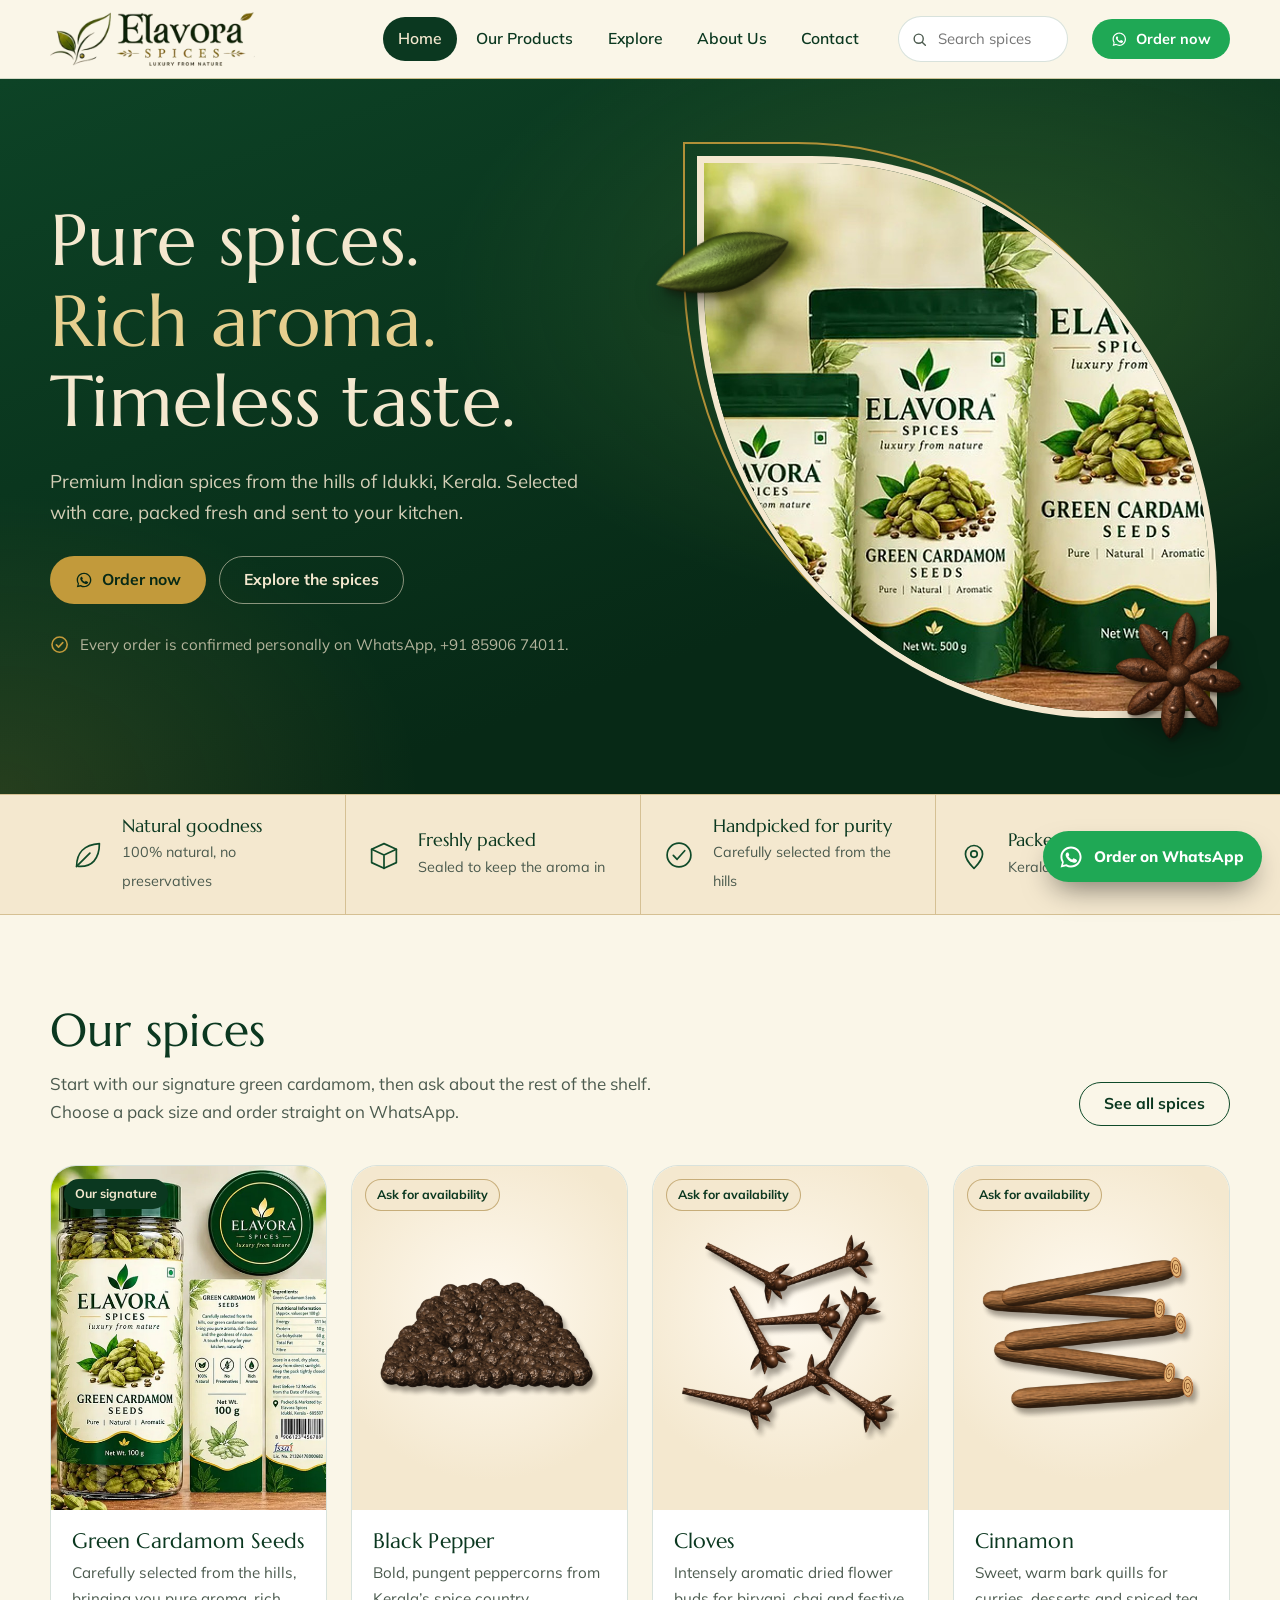
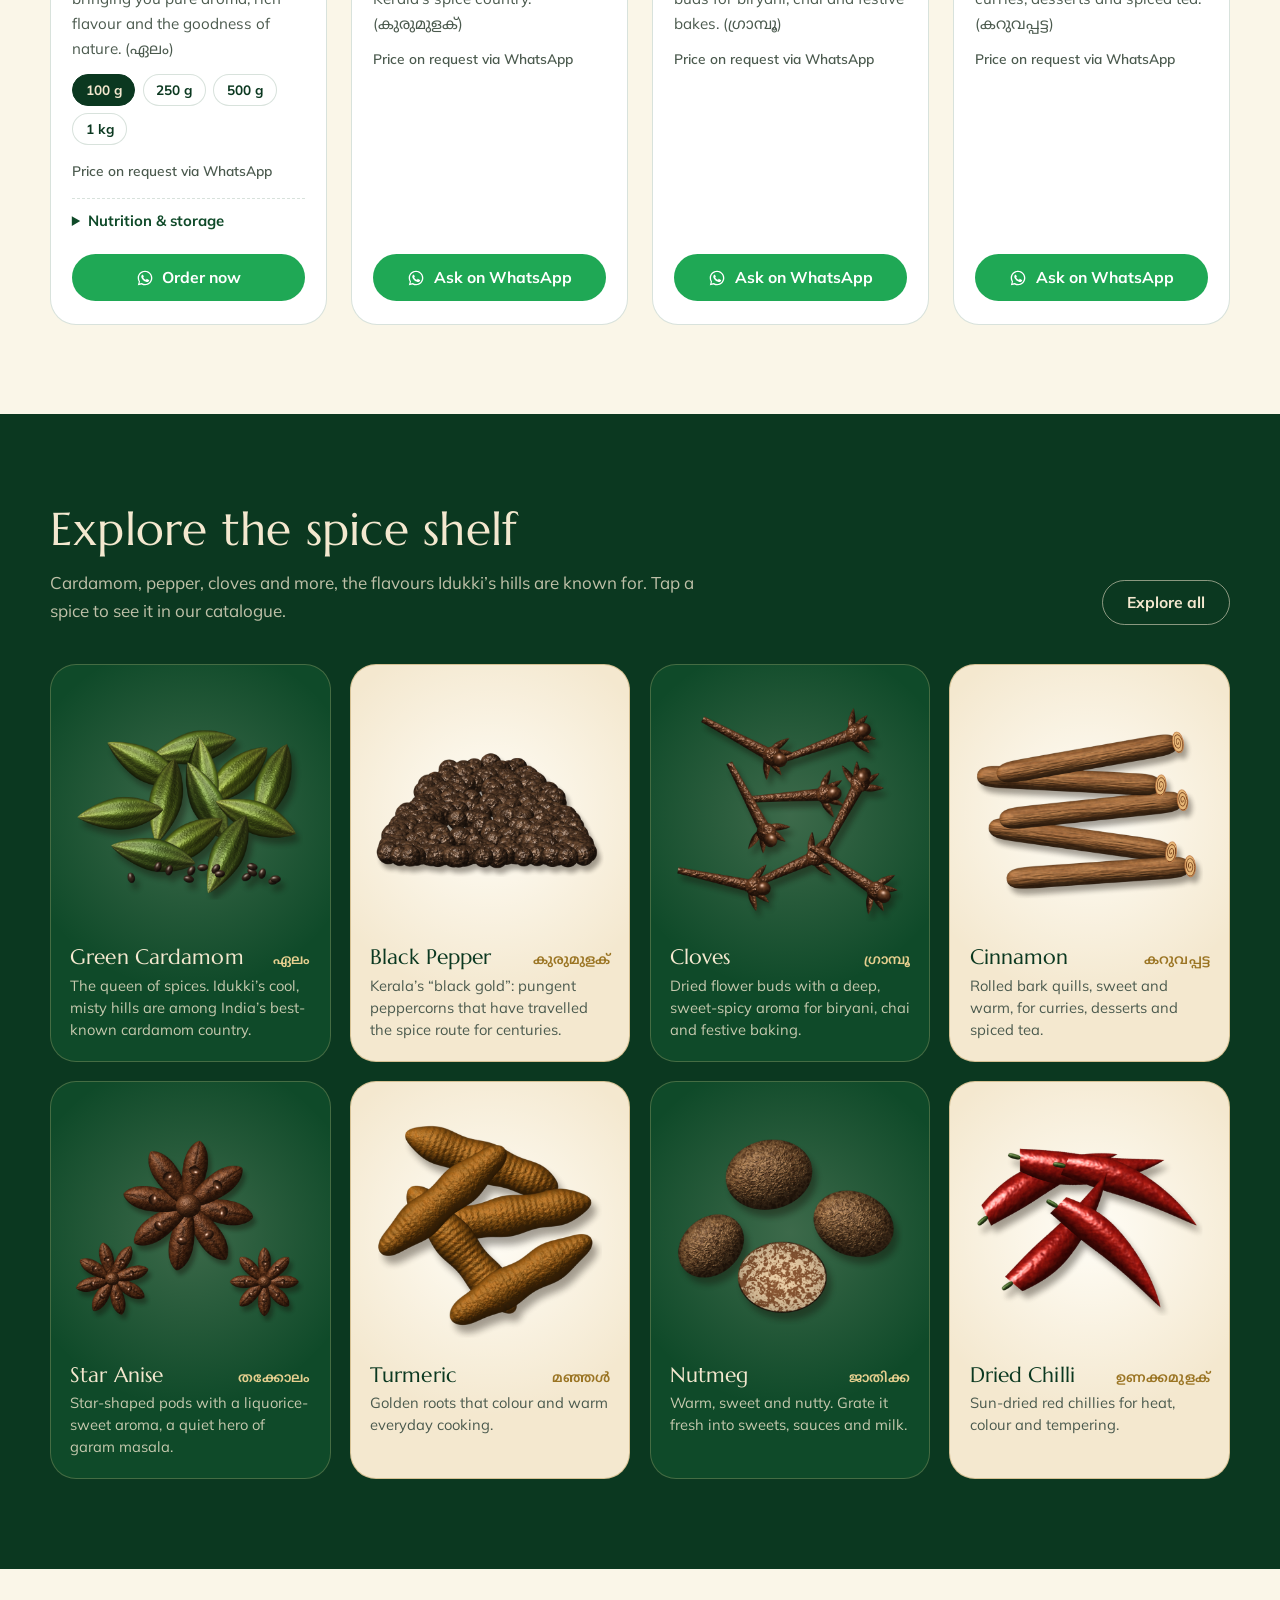
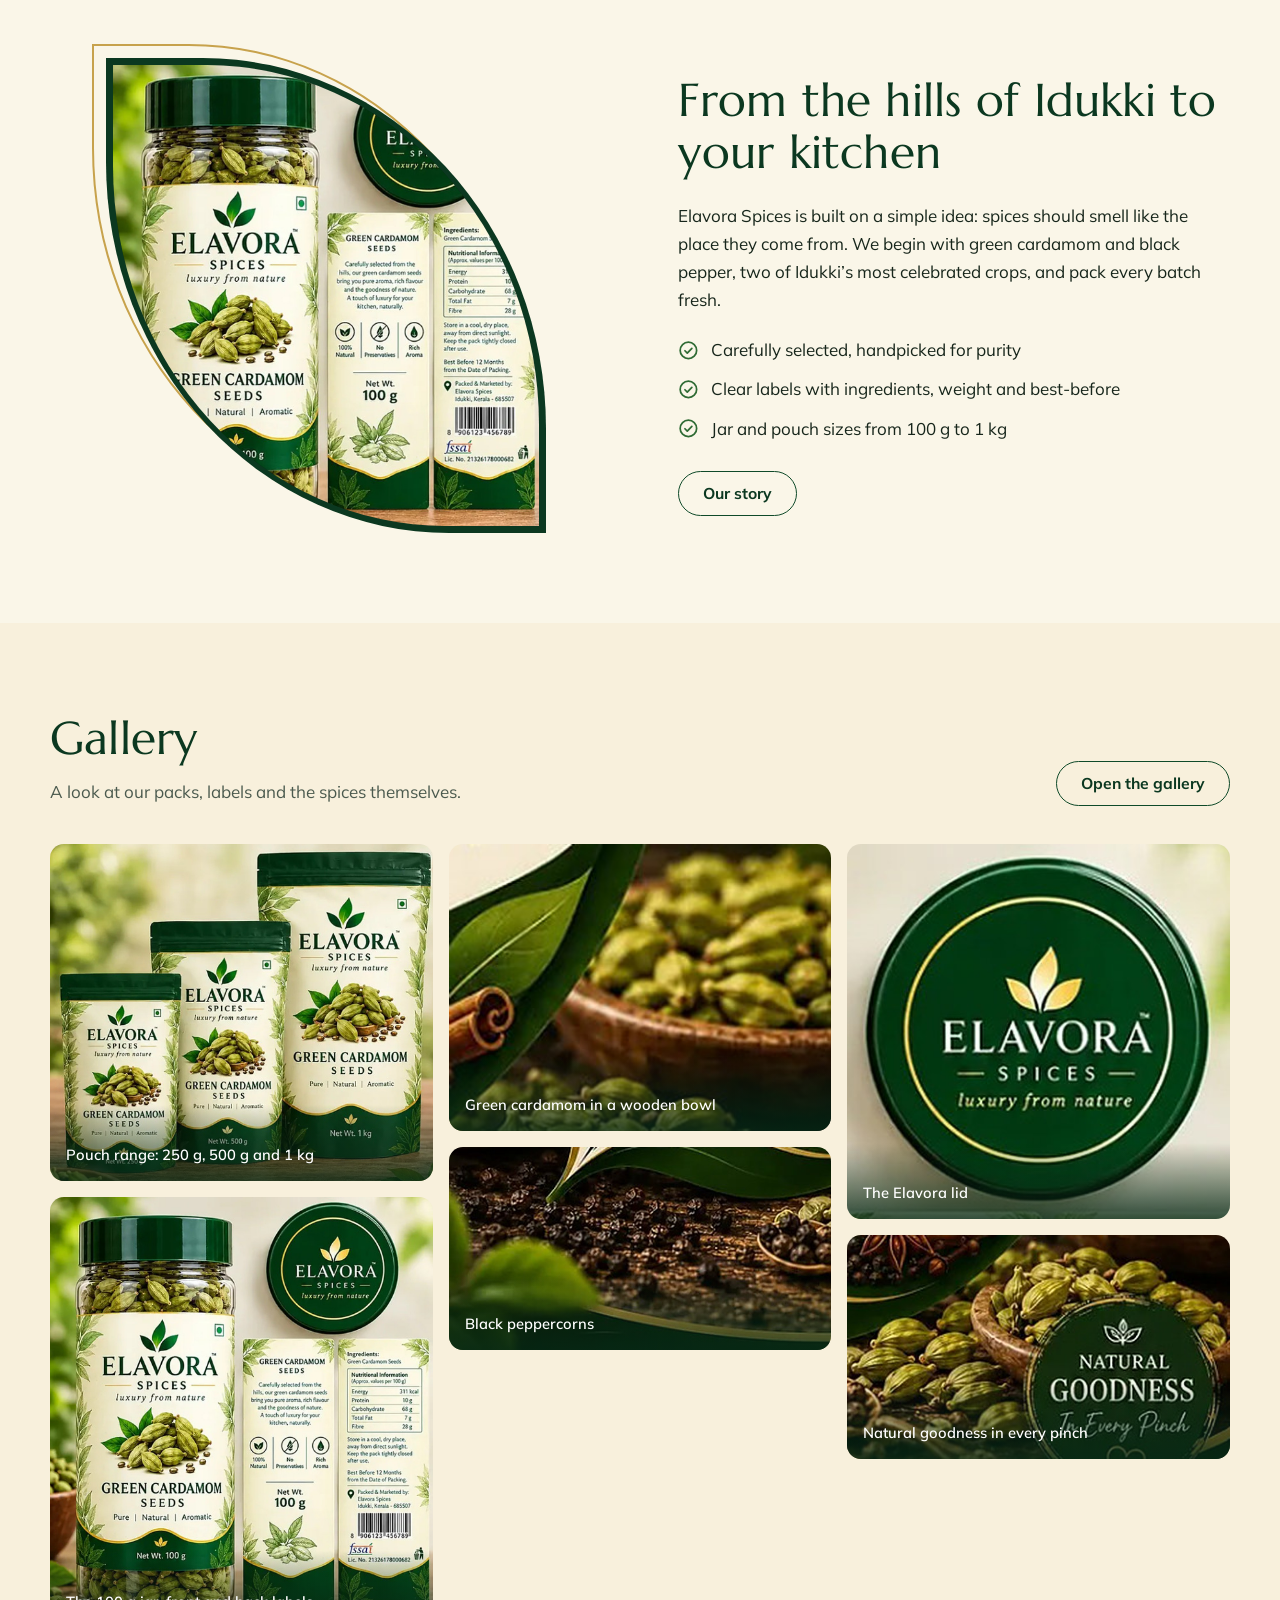
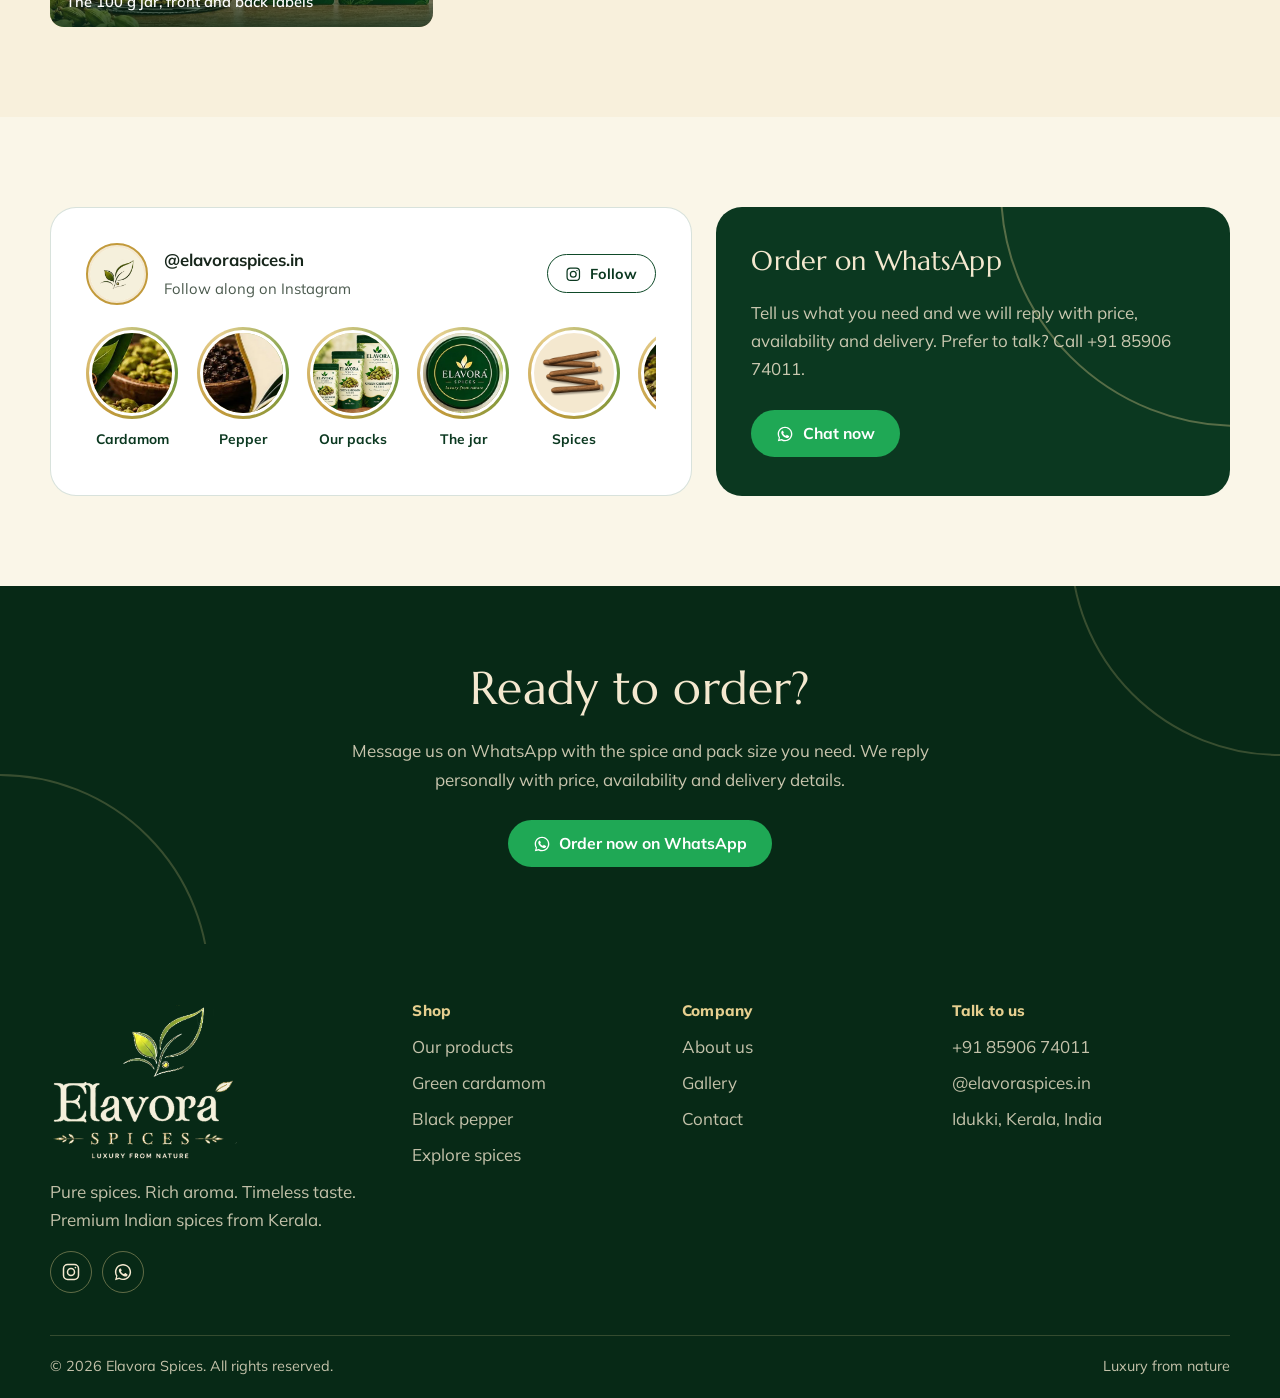
<file: index.html>
<!doctype html>
<html lang="en">
<head>
<meta charset="utf-8">
<meta name="viewport" content="width=device-width, initial-scale=1">
<title>Elavora Spices | Luxury from nature, premium Indian spices from Kerala</title>
<meta name="description" content="Elavora Spices: pure green cardamom, black pepper and more from the hills of Idukki, Kerala. Order on WhatsApp.">
<meta name="theme-color" content="#0b3820">
<meta property="og:type" content="website">
<meta property="og:title" content="Elavora Spices | Luxury from nature, premium Indian spices from Kerala">
<meta property="og:description" content="Elavora Spices: pure green cardamom, black pepper and more from the hills of Idukki, Kerala. Order on WhatsApp.">
<meta property="og:image" content="elavora-icon-512.png">
<link rel="icon" type="image/png" sizes="64x64" href="favicon-64.png">
<link rel="apple-touch-icon" href="apple-touch-icon.png">
<link rel="preconnect" href="https://fonts.googleapis.com">
<link rel="preconnect" href="https://fonts.gstatic.com" crossorigin>
<link href="https://fonts.googleapis.com/css2?family=Marcellus&family=Mulish:wght@400;600;700;800&family=Noto+Sans+Malayalam:wght@400;600&display=swap" rel="stylesheet">
<link rel="stylesheet" href="style.css">
<script type="application/ld+json">{"@context":"https://schema.org","@type":"Organization","name":"Elavora Spices","slogan":"Luxury from nature","telephone":"+918590674011","sameAs":["https://www.instagram.com/elavoraspices.in/"],"address":{"@type":"PostalAddress","addressLocality":"Idukki","addressRegion":"Kerala","addressCountry":"IN"}}</script>
</head>
<body data-page="home">
<a class="skip-link" href="#main">Skip to content</a>
<header class="site-header">
  <div class="wrap header-row">
    <a class="brand" href="index.html" aria-label="Elavora Spices, home"><img src="elavora-logo-horizontal.png" alt="Elavora Spices, luxury from nature" width="204" height="54"></a>
    <nav class="nav" id="site-nav" aria-label="Main">
      <ul>
        <li><a href="index.html" aria-current="page">Home</a></li><li><a href="products.html">Our Products</a></li><li><a href="explore.html">Explore</a></li><li><a href="about.html">About Us</a></li><li><a href="contact.html">Contact</a></li>
        <li class="mobile-search"><form action="products.html" method="get" role="search"><label class="sr-only" for="m-q">Search spices</label><input id="m-q" type="search" name="q" placeholder="Search spices"></form></li>
        <li class="nav-order"><a class="btn btn-wa" data-wa="Hello Elavora Spices! I'd like to place an order." href="https://wa.me/918590674011?text=Hello%20Elavora%20Spices!%20I'd%20like%20to%20place%20an%20order."><svg viewBox="0 0 32 32" fill="currentColor" aria-hidden="true"><path d="M16 3C8.8 3 3 8.7 3 15.8c0 2.5.7 4.8 2 6.8L3.2 29l6.6-1.7a13 13 0 0 0 6.2 1.6c7.2 0 13-5.8 13-12.9S23.2 3 16 3Zm0 23.6c-2 0-3.9-.6-5.5-1.6l-.4-.2-3.9 1 1-3.8-.3-.4A10.6 10.6 0 0 1 5.4 15.8C5.4 9.9 10.1 5.4 16 5.4s10.6 4.5 10.6 10.4S21.9 26.6 16 26.6Z"/><path d="M21.6 18.6c-.3-.2-1.8-.9-2.1-1s-.5-.2-.7.2-.8 1-1 1.2-.4.2-.7.1a8.6 8.6 0 0 1-4.2-3.7c-.3-.6.3-.5.9-1.7.1-.2 0-.4 0-.5l-1-2.3c-.3-.6-.5-.5-.7-.5h-.6c-.2 0-.6.1-.9.4s-1.2 1.2-1.2 2.8 1.2 3.3 1.4 3.5 2.4 3.7 5.9 5.2c2.2.9 3 1 4.1.8.7-.1 2-.8 2.3-1.6s.3-1.4.2-1.6-.3-.2-.6-.4Z"/></svg>Order now</a></li>
      </ul>
    </nav>
    <form class="header-search" action="products.html" method="get" role="search">
      <svg viewBox="0 0 24 24" fill="none" stroke="currentColor" stroke-width="2" stroke-linecap="round" aria-hidden="true"><circle cx="11" cy="11" r="6.5"/><path d="m16 16 4.5 4.5"/></svg><label class="sr-only" for="h-q">Search spices</label>
      <input id="h-q" type="search" name="q" placeholder="Search spices">
    </form>
    <a class="btn btn-wa btn-sm header-order" data-wa="Hello Elavora Spices! I'd like to place an order." href="https://wa.me/918590674011?text=Hello%20Elavora%20Spices!%20I'd%20like%20to%20place%20an%20order."><svg viewBox="0 0 32 32" fill="currentColor" aria-hidden="true"><path d="M16 3C8.8 3 3 8.7 3 15.8c0 2.5.7 4.8 2 6.8L3.2 29l6.6-1.7a13 13 0 0 0 6.2 1.6c7.2 0 13-5.8 13-12.9S23.2 3 16 3Zm0 23.6c-2 0-3.9-.6-5.5-1.6l-.4-.2-3.9 1 1-3.8-.3-.4A10.6 10.6 0 0 1 5.4 15.8C5.4 9.9 10.1 5.4 16 5.4s10.6 4.5 10.6 10.4S21.9 26.6 16 26.6Z"/><path d="M21.6 18.6c-.3-.2-1.8-.9-2.1-1s-.5-.2-.7.2-.8 1-1 1.2-.4.2-.7.1a8.6 8.6 0 0 1-4.2-3.7c-.3-.6.3-.5.9-1.7.1-.2 0-.4 0-.5l-1-2.3c-.3-.6-.5-.5-.7-.5h-.6c-.2 0-.6.1-.9.4s-1.2 1.2-1.2 2.8 1.2 3.3 1.4 3.5 2.4 3.7 5.9 5.2c2.2.9 3 1 4.1.8.7-.1 2-.8 2.3-1.6s.3-1.4.2-1.6-.3-.2-.6-.4Z"/></svg>Order now</a>
    <button class="menu-toggle" type="button" aria-expanded="false" aria-controls="site-nav" aria-label="Menu"><svg viewBox="0 0 24 24" fill="none" stroke="currentColor" stroke-width="2" stroke-linecap="round" aria-hidden="true"><path d="M4 7h16M4 12h16M4 17h16"/></svg></button>
  </div>
</header>
<main id="main">

<section class="hero">
  <div class="wrap hero-grid">
    <div>
      <h1><span data-rise="1">Pure spices.</span><span data-rise="2">Rich aroma.</span><span data-rise="3">Timeless taste.</span></h1>
      <p class="hero-lede" data-rise="3">Premium Indian spices from the hills of Idukki, Kerala. Selected with care, packed fresh and sent to your kitchen.</p>
      <div class="hero-actions" data-rise="4">
        <a class="btn btn-gold" data-wa="Hello Elavora Spices! I'd like to place an order." href="https://wa.me/918590674011?text=Hello%20Elavora%20Spices!%20I'd%20like%20to%20place%20an%20order." target="_blank" rel="noopener"><svg viewBox="0 0 32 32" fill="currentColor" aria-hidden="true"><path d="M16 3C8.8 3 3 8.7 3 15.8c0 2.5.7 4.8 2 6.8L3.2 29l6.6-1.7a13 13 0 0 0 6.2 1.6c7.2 0 13-5.8 13-12.9S23.2 3 16 3Zm0 23.6c-2 0-3.9-.6-5.5-1.6l-.4-.2-3.9 1 1-3.8-.3-.4A10.6 10.6 0 0 1 5.4 15.8C5.4 9.9 10.1 5.4 16 5.4s10.6 4.5 10.6 10.4S21.9 26.6 16 26.6Z"/><path d="M21.6 18.6c-.3-.2-1.8-.9-2.1-1s-.5-.2-.7.2-.8 1-1 1.2-.4.2-.7.1a8.6 8.6 0 0 1-4.2-3.7c-.3-.6.3-.5.9-1.7.1-.2 0-.4 0-.5l-1-2.3c-.3-.6-.5-.5-.7-.5h-.6c-.2 0-.6.1-.9.4s-1.2 1.2-1.2 2.8 1.2 3.3 1.4 3.5 2.4 3.7 5.9 5.2c2.2.9 3 1 4.1.8.7-.1 2-.8 2.3-1.6s.3-1.4.2-1.6-.3-.2-.6-.4Z"/></svg>Order now</a>
        <a class="btn btn-outline-light" href="explore.html">Explore the spices</a>
      </div>
      <p class="hero-note" data-rise="4"><svg viewBox="0 0 24 24" fill="none" stroke="currentColor" stroke-width="2" stroke-linecap="round" stroke-linejoin="round" aria-hidden="true"><circle cx="12" cy="12" r="9.5"/><path d="m8 12.4 2.7 2.7L16 9.6"/></svg><span>Every order is confirmed personally on WhatsApp, +91 85906 74011.</span></p>
    </div>
    <div class="leaf-frame">
      <div class="leaf-img"><img src="pouch-range.jpg" alt="Elavora green cardamom seeds in 250 g, 500 g and 1 kg pouches"></div>
      <img class="leaf-pod" src="deco-cardamom-pod.png" alt="">
      <img class="leaf-sprig" src="deco-star-anise.png" alt="">
    </div>
  </div>
</section>

<section class="values" aria-label="Why Elavora">
  <div class="wrap">
    <ul>
      <li><svg viewBox="0 0 40 40" fill="none" stroke="currentColor" stroke-width="1.8" stroke-linecap="round" stroke-linejoin="round" aria-hidden="true"><path d="M8 32C8 18 16 9 32 8c0 16-8 25-22 24"/><path d="M8 32 22 18"/></svg><div><strong>Natural goodness</strong><span>100% natural, no preservatives</span></div></li>
      <li><svg viewBox="0 0 40 40" fill="none" stroke="currentColor" stroke-width="1.8" stroke-linecap="round" stroke-linejoin="round" aria-hidden="true"><path d="M7 14 20 8l13 6v14l-13 6-13-6Z"/><path d="m7 14 13 6 13-6M20 20v14"/></svg><div><strong>Freshly packed</strong><span>Sealed to keep the aroma in</span></div></li>
      <li><svg viewBox="0 0 40 40" fill="none" stroke="currentColor" stroke-width="1.8" stroke-linecap="round" stroke-linejoin="round" aria-hidden="true"><circle cx="20" cy="20" r="12.5"/><path d="m14 20.5 4 4 8-9"/></svg><div><strong>Handpicked for purity</strong><span>Carefully selected from the hills</span></div></li>
      <li><svg viewBox="0 0 40 40" fill="none" stroke="currentColor" stroke-width="1.8" stroke-linecap="round" stroke-linejoin="round" aria-hidden="true"><path d="M20 34s-9-8.5-9-15a9 9 0 0 1 18 0c0 6.5-9 15-9 15Z"/><circle cx="20" cy="19" r="3.4"/></svg><div><strong>Packed in Idukki</strong><span>Kerala&rsquo;s spice country</span></div></li>
    </ul>
  </div>
</section>

<section class="section">
  <div class="wrap">
    <div class="section-head">
      <div><h2>Our spices</h2><p>Start with our signature green cardamom, then ask about the rest of the shelf. Choose a pack size and order straight on WhatsApp.</p></div>
      <a class="btn btn-outline" href="products.html">See all spices</a>
    </div>
    <div class="product-grid" id="featured-grid"></div>
    <noscript><p>Please turn on JavaScript to browse the catalogue, or <a href="https://wa.me/918590674011?text=Hello%20Elavora%20Spices!%20I'd%20like%20to%20place%20an%20order.">message us on WhatsApp</a>.</p></noscript>
  </div>
</section>

<section class="section section-dark">
  <div class="wrap">
    <div class="section-head">
      <div><h2>Explore the spice shelf</h2><p>Cardamom, pepper, cloves and more, the flavours Idukki&rsquo;s hills are known for. Tap a spice to see it in our catalogue.</p></div>
      <a class="btn btn-outline-light" href="explore.html">Explore all</a>
    </div>
    <div class="spice-grid" id="explore-grid"></div>
  </div>
</section>

<section class="section">
  <div class="wrap split">
    <div class="leaf-frame">
      <div class="leaf-img"><img src="jar-and-labels.jpg" alt="Elavora 100 g green cardamom jar with front and back labels" loading="lazy"></div>
    </div>
    <div>
      <h2>From the hills of Idukki to your kitchen</h2>
      <p>Elavora Spices is built on a simple idea: spices should smell like the place they come from. We begin with green cardamom and black pepper, two of Idukki&rsquo;s most celebrated crops, and pack every batch fresh.</p>
      <ul class="checklist">
        <li><svg viewBox="0 0 24 24" fill="none" stroke="currentColor" stroke-width="2" stroke-linecap="round" stroke-linejoin="round" aria-hidden="true"><circle cx="12" cy="12" r="9.5"/><path d="m8 12.4 2.7 2.7L16 9.6"/></svg><span>Carefully selected, handpicked for purity</span></li>
        <li><svg viewBox="0 0 24 24" fill="none" stroke="currentColor" stroke-width="2" stroke-linecap="round" stroke-linejoin="round" aria-hidden="true"><circle cx="12" cy="12" r="9.5"/><path d="m8 12.4 2.7 2.7L16 9.6"/></svg><span>Clear labels with ingredients, weight and best-before</span></li>
        <li><svg viewBox="0 0 24 24" fill="none" stroke="currentColor" stroke-width="2" stroke-linecap="round" stroke-linejoin="round" aria-hidden="true"><circle cx="12" cy="12" r="9.5"/><path d="m8 12.4 2.7 2.7L16 9.6"/></svg><span>Jar and pouch sizes from 100 g to 1 kg</span></li>
      </ul>
      <a class="btn btn-outline" href="about.html">Our story</a>
    </div>
  </div>
</section>

<section class="section section-cream">
  <div class="wrap">
    <div class="section-head">
      <div><h2>Gallery</h2><p>A look at our packs, labels and the spices themselves.</p></div>
      <a class="btn btn-outline" href="explore.html#gallery">Open the gallery</a>
    </div>
    <div class="gallery" id="gallery-preview"></div>
  </div>
</section>

<section class="section">
  <div class="wrap social-grid">
    <div class="panel panel-ig">
      <div class="ig-head">
        <img src="elavora-icon-192.png" alt="" width="62" height="62">
        <div><strong>@elavoraspices.in</strong><span>Follow along on Instagram</span></div>
        <a class="btn btn-outline btn-sm" href="https://www.instagram.com/elavoraspices.in/" target="_blank" rel="noopener"><svg viewBox="0 0 24 24" fill="none" stroke="currentColor" stroke-width="1.8" stroke-linecap="round" aria-hidden="true"><rect x="3" y="3" width="18" height="18" rx="5"/><circle cx="12" cy="12" r="4.2"/><circle cx="17.3" cy="6.7" r="1" fill="currentColor" stroke="none"/></svg>Follow</a>
      </div>
      <div class="highlights" id="highlights" aria-label="Instagram highlights"></div>
    </div>
    <div class="panel panel-wa">
      <h3>Order on WhatsApp</h3>
      <p>Tell us what you need and we will reply with price, availability and delivery. Prefer to talk? Call +91 85906 74011.</p>
      <div><a class="btn btn-wa" data-wa="Hello Elavora Spices! I'd like to place an order." href="https://wa.me/918590674011?text=Hello%20Elavora%20Spices!%20I'd%20like%20to%20place%20an%20order." target="_blank" rel="noopener"><svg viewBox="0 0 32 32" fill="currentColor" aria-hidden="true"><path d="M16 3C8.8 3 3 8.7 3 15.8c0 2.5.7 4.8 2 6.8L3.2 29l6.6-1.7a13 13 0 0 0 6.2 1.6c7.2 0 13-5.8 13-12.9S23.2 3 16 3Zm0 23.6c-2 0-3.9-.6-5.5-1.6l-.4-.2-3.9 1 1-3.8-.3-.4A10.6 10.6 0 0 1 5.4 15.8C5.4 9.9 10.1 5.4 16 5.4s10.6 4.5 10.6 10.4S21.9 26.6 16 26.6Z"/><path d="M21.6 18.6c-.3-.2-1.8-.9-2.1-1s-.5-.2-.7.2-.8 1-1 1.2-.4.2-.7.1a8.6 8.6 0 0 1-4.2-3.7c-.3-.6.3-.5.9-1.7.1-.2 0-.4 0-.5l-1-2.3c-.3-.6-.5-.5-.7-.5h-.6c-.2 0-.6.1-.9.4s-1.2 1.2-1.2 2.8 1.2 3.3 1.4 3.5 2.4 3.7 5.9 5.2c2.2.9 3 1 4.1.8.7-.1 2-.8 2.3-1.6s.3-1.4.2-1.6-.3-.2-.6-.4Z"/></svg>Chat now</a></div>
    </div>
  </div>
</section>
<section class="cta-band">
  <div class="wrap">
    <h2>Ready to order?</h2>
    <p>Message us on WhatsApp with the spice and pack size you need. We reply personally with price, availability and delivery details.</p>
    <a class="btn btn-wa" data-wa="Hello Elavora Spices! I'd like to place an order." href="https://wa.me/918590674011?text=Hello%20Elavora%20Spices!%20I'd%20like%20to%20place%20an%20order." target="_blank" rel="noopener"><svg viewBox="0 0 32 32" fill="currentColor" aria-hidden="true"><path d="M16 3C8.8 3 3 8.7 3 15.8c0 2.5.7 4.8 2 6.8L3.2 29l6.6-1.7a13 13 0 0 0 6.2 1.6c7.2 0 13-5.8 13-12.9S23.2 3 16 3Zm0 23.6c-2 0-3.9-.6-5.5-1.6l-.4-.2-3.9 1 1-3.8-.3-.4A10.6 10.6 0 0 1 5.4 15.8C5.4 9.9 10.1 5.4 16 5.4s10.6 4.5 10.6 10.4S21.9 26.6 16 26.6Z"/><path d="M21.6 18.6c-.3-.2-1.8-.9-2.1-1s-.5-.2-.7.2-.8 1-1 1.2-.4.2-.7.1a8.6 8.6 0 0 1-4.2-3.7c-.3-.6.3-.5.9-1.7.1-.2 0-.4 0-.5l-1-2.3c-.3-.6-.5-.5-.7-.5h-.6c-.2 0-.6.1-.9.4s-1.2 1.2-1.2 2.8 1.2 3.3 1.4 3.5 2.4 3.7 5.9 5.2c2.2.9 3 1 4.1.8.7-.1 2-.8 2.3-1.6s.3-1.4.2-1.6-.3-.2-.6-.4Z"/></svg>Order now on WhatsApp</a>
  </div>
</section>
</main>
<footer class="site-footer">
  <div class="wrap footer-grid">
    <div>
      <img src="elavora-logo-light.png" alt="Elavora Spices" width="190" height="160" loading="lazy">
      <p>Pure spices. Rich aroma. Timeless taste.<br>Premium Indian spices from Kerala.</p>
      <div class="footer-social">
        <a href="https://www.instagram.com/elavoraspices.in/" target="_blank" rel="noopener" aria-label="Elavora Spices on Instagram"><svg viewBox="0 0 24 24" fill="none" stroke="currentColor" stroke-width="1.8" stroke-linecap="round" aria-hidden="true"><rect x="3" y="3" width="18" height="18" rx="5"/><circle cx="12" cy="12" r="4.2"/><circle cx="17.3" cy="6.7" r="1" fill="currentColor" stroke="none"/></svg></a>
        <a data-wa="Hello Elavora Spices! I'd like to place an order." href="https://wa.me/918590674011?text=Hello%20Elavora%20Spices!%20I'd%20like%20to%20place%20an%20order." target="_blank" rel="noopener" aria-label="Chat with Elavora Spices on WhatsApp"><svg viewBox="0 0 32 32" fill="currentColor" aria-hidden="true"><path d="M16 3C8.8 3 3 8.7 3 15.8c0 2.5.7 4.8 2 6.8L3.2 29l6.6-1.7a13 13 0 0 0 6.2 1.6c7.2 0 13-5.8 13-12.9S23.2 3 16 3Zm0 23.6c-2 0-3.9-.6-5.5-1.6l-.4-.2-3.9 1 1-3.8-.3-.4A10.6 10.6 0 0 1 5.4 15.8C5.4 9.9 10.1 5.4 16 5.4s10.6 4.5 10.6 10.4S21.9 26.6 16 26.6Z"/><path d="M21.6 18.6c-.3-.2-1.8-.9-2.1-1s-.5-.2-.7.2-.8 1-1 1.2-.4.2-.7.1a8.6 8.6 0 0 1-4.2-3.7c-.3-.6.3-.5.9-1.7.1-.2 0-.4 0-.5l-1-2.3c-.3-.6-.5-.5-.7-.5h-.6c-.2 0-.6.1-.9.4s-1.2 1.2-1.2 2.8 1.2 3.3 1.4 3.5 2.4 3.7 5.9 5.2c2.2.9 3 1 4.1.8.7-.1 2-.8 2.3-1.6s.3-1.4.2-1.6-.3-.2-.6-.4Z"/></svg></a>
      </div>
    </div>
    <div>
      <h4>Shop</h4>
      <ul>
        <li><a href="products.html">Our products</a></li>
        <li><a href="products.html?q=cardamom">Green cardamom</a></li>
        <li><a href="products.html?q=pepper">Black pepper</a></li>
        <li><a href="explore.html">Explore spices</a></li>
      </ul>
    </div>
    <div>
      <h4>Company</h4>
      <ul>
        <li><a href="about.html">About us</a></li>
        <li><a href="explore.html#gallery">Gallery</a></li>
        <li><a href="contact.html">Contact</a></li>
      </ul>
    </div>
    <div>
      <h4>Talk to us</h4>
      <ul>
        <li><a href="tel:+918590674011">+91 85906 74011</a></li>
        <li><a href="https://www.instagram.com/elavoraspices.in/" target="_blank" rel="noopener">@elavoraspices.in</a></li>
        <li>Idukki, Kerala, India</li>
      </ul>
    </div>
  </div>
  <div class="wrap footer-bottom">
    <span>&copy; <span class="year">2026</span> Elavora Spices. All rights reserved.</span>
    <span>Luxury from nature</span>
  </div>
</footer>
<a class="wa-float" data-wa="Hello Elavora Spices! I'd like to place an order." href="https://wa.me/918590674011?text=Hello%20Elavora%20Spices!%20I'd%20like%20to%20place%20an%20order." target="_blank" rel="noopener" aria-label="Order on WhatsApp"><svg viewBox="0 0 32 32" fill="currentColor" aria-hidden="true"><path d="M16 3C8.8 3 3 8.7 3 15.8c0 2.5.7 4.8 2 6.8L3.2 29l6.6-1.7a13 13 0 0 0 6.2 1.6c7.2 0 13-5.8 13-12.9S23.2 3 16 3Zm0 23.6c-2 0-3.9-.6-5.5-1.6l-.4-.2-3.9 1 1-3.8-.3-.4A10.6 10.6 0 0 1 5.4 15.8C5.4 9.9 10.1 5.4 16 5.4s10.6 4.5 10.6 10.4S21.9 26.6 16 26.6Z"/><path d="M21.6 18.6c-.3-.2-1.8-.9-2.1-1s-.5-.2-.7.2-.8 1-1 1.2-.4.2-.7.1a8.6 8.6 0 0 1-4.2-3.7c-.3-.6.3-.5.9-1.7.1-.2 0-.4 0-.5l-1-2.3c-.3-.6-.5-.5-.7-.5h-.6c-.2 0-.6.1-.9.4s-1.2 1.2-1.2 2.8 1.2 3.3 1.4 3.5 2.4 3.7 5.9 5.2c2.2.9 3 1 4.1.8.7-.1 2-.8 2.3-1.6s.3-1.4.2-1.6-.3-.2-.6-.4Z"/></svg><span>Order on WhatsApp</span></a>
<script src="config.js"></script>
<script src="data.js"></script>
<script src="main.js"></script>
</body>
</html>
</file>
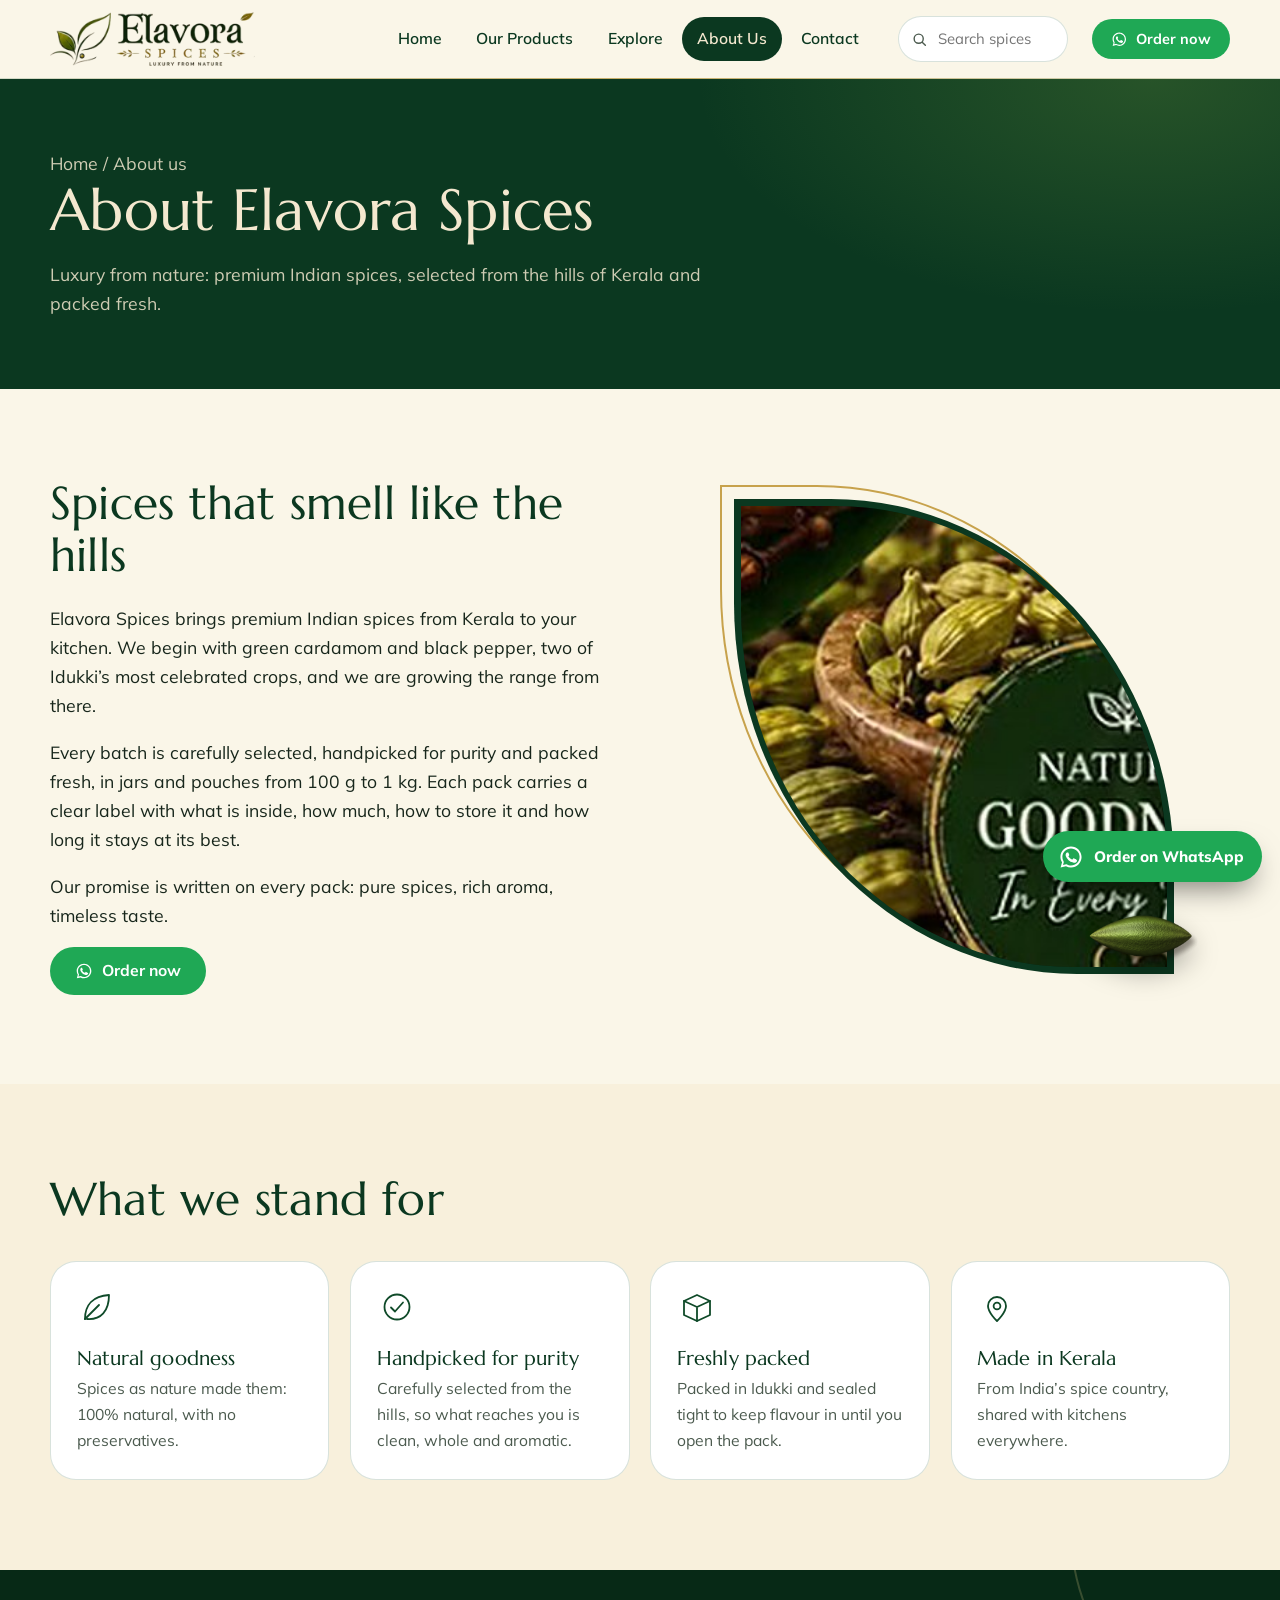
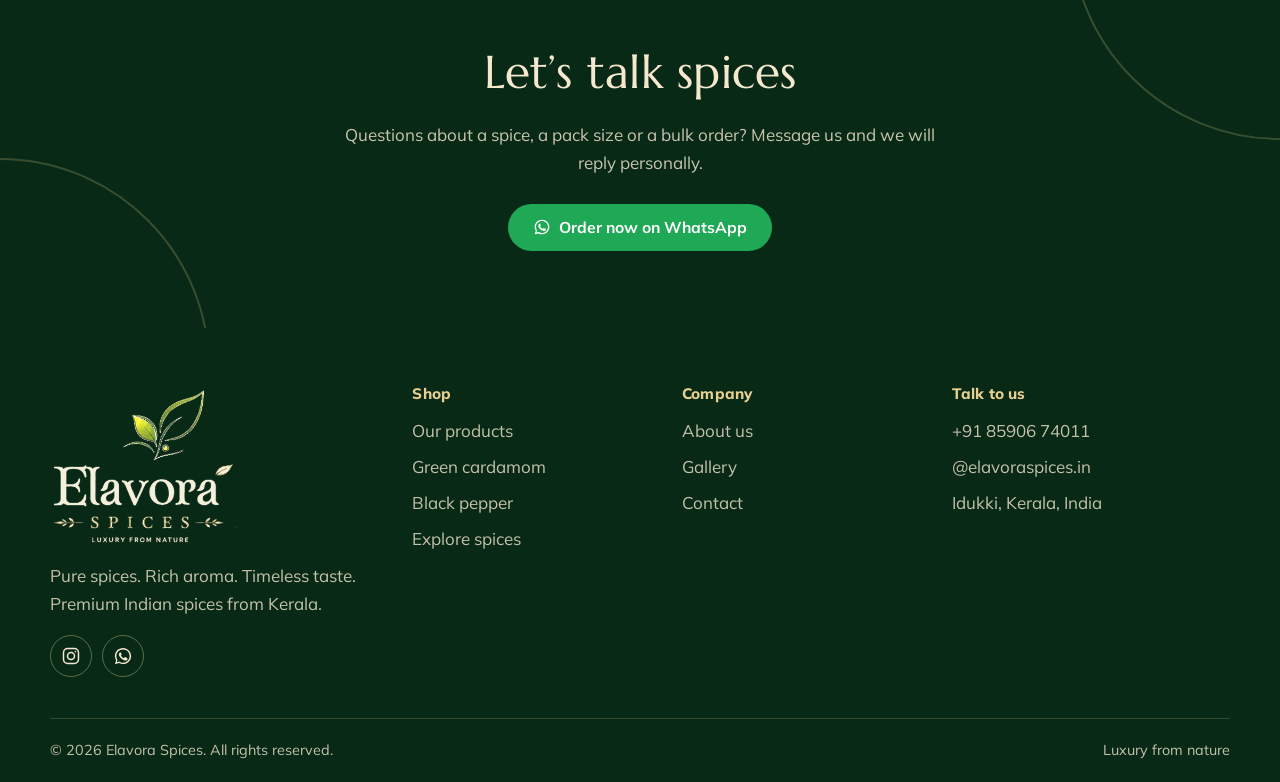
<file: about.html>
<!doctype html>
<html lang="en">
<head>
<meta charset="utf-8">
<meta name="viewport" content="width=device-width, initial-scale=1">
<title>About Us | Elavora Spices</title>
<meta name="description" content="Elavora Spices brings pure, premium spices from the hills of Idukki, Kerala. Pure spices. Rich aroma. Timeless taste.">
<meta name="theme-color" content="#0b3820">
<meta property="og:type" content="website">
<meta property="og:title" content="About Us | Elavora Spices">
<meta property="og:description" content="Elavora Spices brings pure, premium spices from the hills of Idukki, Kerala. Pure spices. Rich aroma. Timeless taste.">
<meta property="og:image" content="elavora-icon-512.png">
<link rel="icon" type="image/png" sizes="64x64" href="favicon-64.png">
<link rel="apple-touch-icon" href="apple-touch-icon.png">
<link rel="preconnect" href="https://fonts.googleapis.com">
<link rel="preconnect" href="https://fonts.gstatic.com" crossorigin>
<link href="https://fonts.googleapis.com/css2?family=Marcellus&family=Mulish:wght@400;600;700;800&family=Noto+Sans+Malayalam:wght@400;600&display=swap" rel="stylesheet">
<link rel="stylesheet" href="style.css">
</head>
<body data-page="about">
<a class="skip-link" href="#main">Skip to content</a>
<header class="site-header">
  <div class="wrap header-row">
    <a class="brand" href="index.html" aria-label="Elavora Spices, home"><img src="elavora-logo-horizontal.png" alt="Elavora Spices, luxury from nature" width="204" height="54"></a>
    <nav class="nav" id="site-nav" aria-label="Main">
      <ul>
        <li><a href="index.html">Home</a></li><li><a href="products.html">Our Products</a></li><li><a href="explore.html">Explore</a></li><li><a href="about.html" aria-current="page">About Us</a></li><li><a href="contact.html">Contact</a></li>
        <li class="mobile-search"><form action="products.html" method="get" role="search"><label class="sr-only" for="m-q">Search spices</label><input id="m-q" type="search" name="q" placeholder="Search spices"></form></li>
        <li class="nav-order"><a class="btn btn-wa" data-wa="Hello Elavora Spices! I'd like to place an order." href="https://wa.me/918590674011?text=Hello%20Elavora%20Spices!%20I'd%20like%20to%20place%20an%20order."><svg viewBox="0 0 32 32" fill="currentColor" aria-hidden="true"><path d="M16 3C8.8 3 3 8.7 3 15.8c0 2.5.7 4.8 2 6.8L3.2 29l6.6-1.7a13 13 0 0 0 6.2 1.6c7.2 0 13-5.8 13-12.9S23.2 3 16 3Zm0 23.6c-2 0-3.9-.6-5.5-1.6l-.4-.2-3.9 1 1-3.8-.3-.4A10.6 10.6 0 0 1 5.4 15.8C5.4 9.9 10.1 5.4 16 5.4s10.6 4.5 10.6 10.4S21.9 26.6 16 26.6Z"/><path d="M21.6 18.6c-.3-.2-1.8-.9-2.1-1s-.5-.2-.7.2-.8 1-1 1.2-.4.2-.7.1a8.6 8.6 0 0 1-4.2-3.7c-.3-.6.3-.5.9-1.7.1-.2 0-.4 0-.5l-1-2.3c-.3-.6-.5-.5-.7-.5h-.6c-.2 0-.6.1-.9.4s-1.2 1.2-1.2 2.8 1.2 3.3 1.4 3.5 2.4 3.7 5.9 5.2c2.2.9 3 1 4.1.8.7-.1 2-.8 2.3-1.6s.3-1.4.2-1.6-.3-.2-.6-.4Z"/></svg>Order now</a></li>
      </ul>
    </nav>
    <form class="header-search" action="products.html" method="get" role="search">
      <svg viewBox="0 0 24 24" fill="none" stroke="currentColor" stroke-width="2" stroke-linecap="round" aria-hidden="true"><circle cx="11" cy="11" r="6.5"/><path d="m16 16 4.5 4.5"/></svg><label class="sr-only" for="h-q">Search spices</label>
      <input id="h-q" type="search" name="q" placeholder="Search spices">
    </form>
    <a class="btn btn-wa btn-sm header-order" data-wa="Hello Elavora Spices! I'd like to place an order." href="https://wa.me/918590674011?text=Hello%20Elavora%20Spices!%20I'd%20like%20to%20place%20an%20order."><svg viewBox="0 0 32 32" fill="currentColor" aria-hidden="true"><path d="M16 3C8.8 3 3 8.7 3 15.8c0 2.5.7 4.8 2 6.8L3.2 29l6.6-1.7a13 13 0 0 0 6.2 1.6c7.2 0 13-5.8 13-12.9S23.2 3 16 3Zm0 23.6c-2 0-3.9-.6-5.5-1.6l-.4-.2-3.9 1 1-3.8-.3-.4A10.6 10.6 0 0 1 5.4 15.8C5.4 9.9 10.1 5.4 16 5.4s10.6 4.5 10.6 10.4S21.9 26.6 16 26.6Z"/><path d="M21.6 18.6c-.3-.2-1.8-.9-2.1-1s-.5-.2-.7.2-.8 1-1 1.2-.4.2-.7.1a8.6 8.6 0 0 1-4.2-3.7c-.3-.6.3-.5.9-1.7.1-.2 0-.4 0-.5l-1-2.3c-.3-.6-.5-.5-.7-.5h-.6c-.2 0-.6.1-.9.4s-1.2 1.2-1.2 2.8 1.2 3.3 1.4 3.5 2.4 3.7 5.9 5.2c2.2.9 3 1 4.1.8.7-.1 2-.8 2.3-1.6s.3-1.4.2-1.6-.3-.2-.6-.4Z"/></svg>Order now</a>
    <button class="menu-toggle" type="button" aria-expanded="false" aria-controls="site-nav" aria-label="Menu"><svg viewBox="0 0 24 24" fill="none" stroke="currentColor" stroke-width="2" stroke-linecap="round" aria-hidden="true"><path d="M4 7h16M4 12h16M4 17h16"/></svg></button>
  </div>
</header>
<main id="main">
<section class="page-hero">
  <div class="wrap">
    <p class="crumbs"><a href="index.html">Home</a> / About us</p>
    <h1>About Elavora Spices</h1>
    <p>Luxury from nature: premium Indian spices, selected from the hills of Kerala and packed fresh.</p>
  </div>
</section>

<section class="section">
  <div class="wrap split">
    <div class="story">
      <h2>Spices that smell like the hills</h2>
      <p>Elavora Spices brings premium Indian spices from Kerala to your kitchen. We begin with green cardamom and black pepper, two of Idukki&rsquo;s most celebrated crops, and we are growing the range from there.</p>
      <p>Every batch is carefully selected, handpicked for purity and packed fresh, in jars and pouches from 100 g to 1 kg. Each pack carries a clear label with what is inside, how much, how to store it and how long it stays at its best.</p>
      <p>Our promise is written on every pack: pure spices, rich aroma, timeless taste.</p>
      <a class="btn btn-wa" data-wa="Hello Elavora Spices! I'd like to place an order." href="https://wa.me/918590674011?text=Hello%20Elavora%20Spices!%20I'd%20like%20to%20place%20an%20order." target="_blank" rel="noopener"><svg viewBox="0 0 32 32" fill="currentColor" aria-hidden="true"><path d="M16 3C8.8 3 3 8.7 3 15.8c0 2.5.7 4.8 2 6.8L3.2 29l6.6-1.7a13 13 0 0 0 6.2 1.6c7.2 0 13-5.8 13-12.9S23.2 3 16 3Zm0 23.6c-2 0-3.9-.6-5.5-1.6l-.4-.2-3.9 1 1-3.8-.3-.4A10.6 10.6 0 0 1 5.4 15.8C5.4 9.9 10.1 5.4 16 5.4s10.6 4.5 10.6 10.4S21.9 26.6 16 26.6Z"/><path d="M21.6 18.6c-.3-.2-1.8-.9-2.1-1s-.5-.2-.7.2-.8 1-1 1.2-.4.2-.7.1a8.6 8.6 0 0 1-4.2-3.7c-.3-.6.3-.5.9-1.7.1-.2 0-.4 0-.5l-1-2.3c-.3-.6-.5-.5-.7-.5h-.6c-.2 0-.6.1-.9.4s-1.2 1.2-1.2 2.8 1.2 3.3 1.4 3.5 2.4 3.7 5.9 5.2c2.2.9 3 1 4.1.8.7-.1 2-.8 2.3-1.6s.3-1.4.2-1.6-.3-.2-.6-.4Z"/></svg>Order now</a>
    </div>
    <div class="leaf-frame">
      <div class="leaf-img"><img src="cardamom-pile.jpg" alt="Green cardamom pods in a wooden bowl" loading="lazy"></div>
      <img class="leaf-sprig" src="deco-cardamom-pod.png" alt="">
    </div>
  </div>
</section>
<section class="section section-cream">
  <div class="wrap">
    <h2>What we stand for</h2>
    <div class="pillars">
      <div class="pillar"><svg viewBox="0 0 40 40" fill="none" stroke="currentColor" stroke-width="1.8" stroke-linecap="round" stroke-linejoin="round" aria-hidden="true"><path d="M8 32C8 18 16 9 32 8c0 16-8 25-22 24"/><path d="M8 32 22 18"/></svg><h3>Natural goodness</h3><p>Spices as nature made them: 100% natural, with no preservatives.</p></div>
      <div class="pillar"><svg viewBox="0 0 40 40" fill="none" stroke="currentColor" stroke-width="1.8" stroke-linecap="round" stroke-linejoin="round" aria-hidden="true"><circle cx="20" cy="20" r="12.5"/><path d="m14 20.5 4 4 8-9"/></svg><h3>Handpicked for purity</h3><p>Carefully selected from the hills, so what reaches you is clean, whole and aromatic.</p></div>
      <div class="pillar"><svg viewBox="0 0 40 40" fill="none" stroke="currentColor" stroke-width="1.8" stroke-linecap="round" stroke-linejoin="round" aria-hidden="true"><path d="M7 14 20 8l13 6v14l-13 6-13-6Z"/><path d="m7 14 13 6 13-6M20 20v14"/></svg><h3>Freshly packed</h3><p>Packed in Idukki and sealed tight to keep flavour in until you open the pack.</p></div>
      <div class="pillar"><svg viewBox="0 0 40 40" fill="none" stroke="currentColor" stroke-width="1.8" stroke-linecap="round" stroke-linejoin="round" aria-hidden="true"><path d="M20 34s-9-8.5-9-15a9 9 0 0 1 18 0c0 6.5-9 15-9 15Z"/><circle cx="20" cy="19" r="3.4"/></svg><h3>Made in Kerala</h3><p>From India&rsquo;s spice country, shared with kitchens everywhere.</p></div>
    </div>
  </div>
</section>
<section class="cta-band">
  <div class="wrap">
    <h2>Let&rsquo;s talk spices</h2>
    <p>Questions about a spice, a pack size or a bulk order? Message us and we will reply personally.</p>
    <a class="btn btn-wa" data-wa="Hello Elavora Spices! I'd like to place an order." href="https://wa.me/918590674011?text=Hello%20Elavora%20Spices!%20I'd%20like%20to%20place%20an%20order." target="_blank" rel="noopener"><svg viewBox="0 0 32 32" fill="currentColor" aria-hidden="true"><path d="M16 3C8.8 3 3 8.7 3 15.8c0 2.5.7 4.8 2 6.8L3.2 29l6.6-1.7a13 13 0 0 0 6.2 1.6c7.2 0 13-5.8 13-12.9S23.2 3 16 3Zm0 23.6c-2 0-3.9-.6-5.5-1.6l-.4-.2-3.9 1 1-3.8-.3-.4A10.6 10.6 0 0 1 5.4 15.8C5.4 9.9 10.1 5.4 16 5.4s10.6 4.5 10.6 10.4S21.9 26.6 16 26.6Z"/><path d="M21.6 18.6c-.3-.2-1.8-.9-2.1-1s-.5-.2-.7.2-.8 1-1 1.2-.4.2-.7.1a8.6 8.6 0 0 1-4.2-3.7c-.3-.6.3-.5.9-1.7.1-.2 0-.4 0-.5l-1-2.3c-.3-.6-.5-.5-.7-.5h-.6c-.2 0-.6.1-.9.4s-1.2 1.2-1.2 2.8 1.2 3.3 1.4 3.5 2.4 3.7 5.9 5.2c2.2.9 3 1 4.1.8.7-.1 2-.8 2.3-1.6s.3-1.4.2-1.6-.3-.2-.6-.4Z"/></svg>Order now on WhatsApp</a>
  </div>
</section>
</main>
<footer class="site-footer">
  <div class="wrap footer-grid">
    <div>
      <img src="elavora-logo-light.png" alt="Elavora Spices" width="190" height="160" loading="lazy">
      <p>Pure spices. Rich aroma. Timeless taste.<br>Premium Indian spices from Kerala.</p>
      <div class="footer-social">
        <a href="https://www.instagram.com/elavoraspices.in/" target="_blank" rel="noopener" aria-label="Elavora Spices on Instagram"><svg viewBox="0 0 24 24" fill="none" stroke="currentColor" stroke-width="1.8" stroke-linecap="round" aria-hidden="true"><rect x="3" y="3" width="18" height="18" rx="5"/><circle cx="12" cy="12" r="4.2"/><circle cx="17.3" cy="6.7" r="1" fill="currentColor" stroke="none"/></svg></a>
        <a data-wa="Hello Elavora Spices! I'd like to place an order." href="https://wa.me/918590674011?text=Hello%20Elavora%20Spices!%20I'd%20like%20to%20place%20an%20order." target="_blank" rel="noopener" aria-label="Chat with Elavora Spices on WhatsApp"><svg viewBox="0 0 32 32" fill="currentColor" aria-hidden="true"><path d="M16 3C8.8 3 3 8.7 3 15.8c0 2.5.7 4.8 2 6.8L3.2 29l6.6-1.7a13 13 0 0 0 6.2 1.6c7.2 0 13-5.8 13-12.9S23.2 3 16 3Zm0 23.6c-2 0-3.9-.6-5.5-1.6l-.4-.2-3.9 1 1-3.8-.3-.4A10.6 10.6 0 0 1 5.4 15.8C5.4 9.9 10.1 5.4 16 5.4s10.6 4.5 10.6 10.4S21.9 26.6 16 26.6Z"/><path d="M21.6 18.6c-.3-.2-1.8-.9-2.1-1s-.5-.2-.7.2-.8 1-1 1.2-.4.2-.7.1a8.6 8.6 0 0 1-4.2-3.7c-.3-.6.3-.5.9-1.7.1-.2 0-.4 0-.5l-1-2.3c-.3-.6-.5-.5-.7-.5h-.6c-.2 0-.6.1-.9.4s-1.2 1.2-1.2 2.8 1.2 3.3 1.4 3.5 2.4 3.7 5.9 5.2c2.2.9 3 1 4.1.8.7-.1 2-.8 2.3-1.6s.3-1.4.2-1.6-.3-.2-.6-.4Z"/></svg></a>
      </div>
    </div>
    <div>
      <h4>Shop</h4>
      <ul>
        <li><a href="products.html">Our products</a></li>
        <li><a href="products.html?q=cardamom">Green cardamom</a></li>
        <li><a href="products.html?q=pepper">Black pepper</a></li>
        <li><a href="explore.html">Explore spices</a></li>
      </ul>
    </div>
    <div>
      <h4>Company</h4>
      <ul>
        <li><a href="about.html">About us</a></li>
        <li><a href="explore.html#gallery">Gallery</a></li>
        <li><a href="contact.html">Contact</a></li>
      </ul>
    </div>
    <div>
      <h4>Talk to us</h4>
      <ul>
        <li><a href="tel:+918590674011">+91 85906 74011</a></li>
        <li><a href="https://www.instagram.com/elavoraspices.in/" target="_blank" rel="noopener">@elavoraspices.in</a></li>
        <li>Idukki, Kerala, India</li>
      </ul>
    </div>
  </div>
  <div class="wrap footer-bottom">
    <span>&copy; <span class="year">2026</span> Elavora Spices. All rights reserved.</span>
    <span>Luxury from nature</span>
  </div>
</footer>
<a class="wa-float" data-wa="Hello Elavora Spices! I'd like to place an order." href="https://wa.me/918590674011?text=Hello%20Elavora%20Spices!%20I'd%20like%20to%20place%20an%20order." target="_blank" rel="noopener" aria-label="Order on WhatsApp"><svg viewBox="0 0 32 32" fill="currentColor" aria-hidden="true"><path d="M16 3C8.8 3 3 8.7 3 15.8c0 2.5.7 4.8 2 6.8L3.2 29l6.6-1.7a13 13 0 0 0 6.2 1.6c7.2 0 13-5.8 13-12.9S23.2 3 16 3Zm0 23.6c-2 0-3.9-.6-5.5-1.6l-.4-.2-3.9 1 1-3.8-.3-.4A10.6 10.6 0 0 1 5.4 15.8C5.4 9.9 10.1 5.4 16 5.4s10.6 4.5 10.6 10.4S21.9 26.6 16 26.6Z"/><path d="M21.6 18.6c-.3-.2-1.8-.9-2.1-1s-.5-.2-.7.2-.8 1-1 1.2-.4.2-.7.1a8.6 8.6 0 0 1-4.2-3.7c-.3-.6.3-.5.9-1.7.1-.2 0-.4 0-.5l-1-2.3c-.3-.6-.5-.5-.7-.5h-.6c-.2 0-.6.1-.9.4s-1.2 1.2-1.2 2.8 1.2 3.3 1.4 3.5 2.4 3.7 5.9 5.2c2.2.9 3 1 4.1.8.7-.1 2-.8 2.3-1.6s.3-1.4.2-1.6-.3-.2-.6-.4Z"/></svg><span>Order on WhatsApp</span></a>
<script src="config.js"></script>
<script src="data.js"></script>
<script src="main.js"></script>
</body>
</html>
</file>
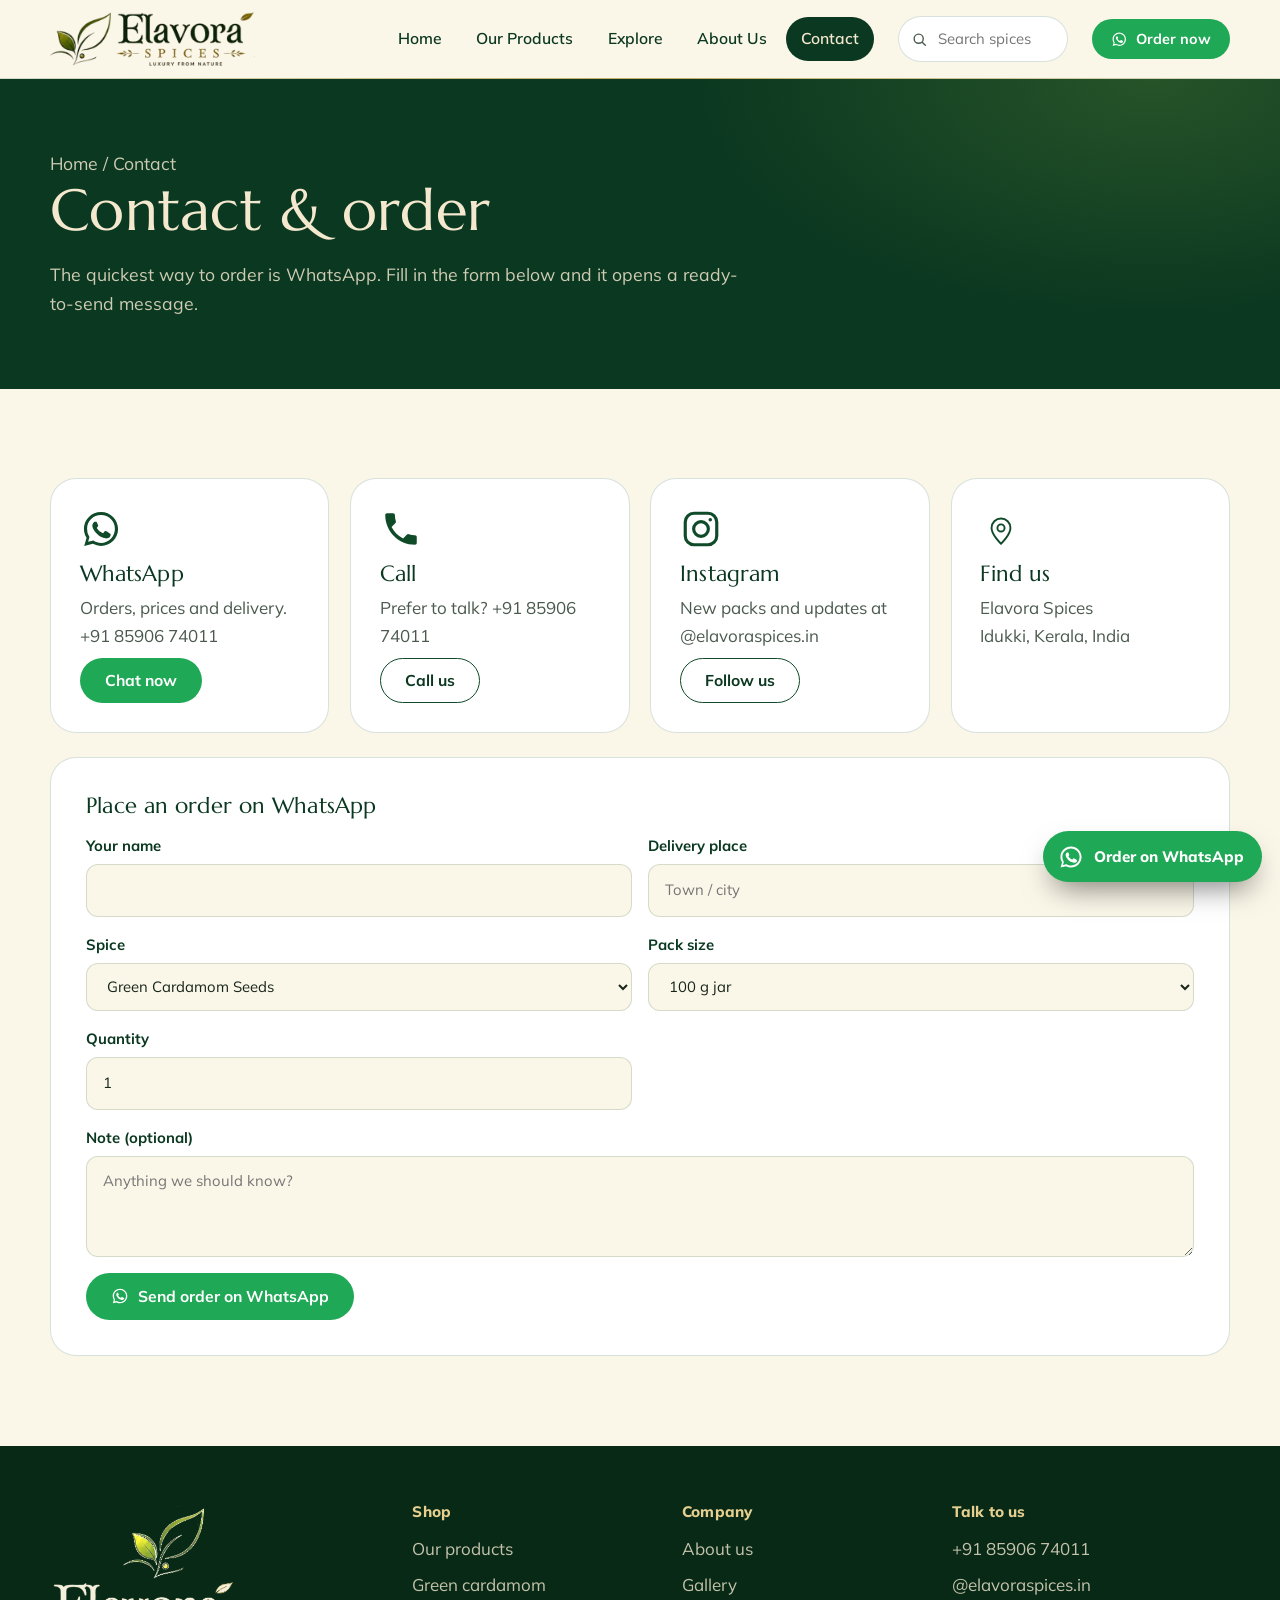
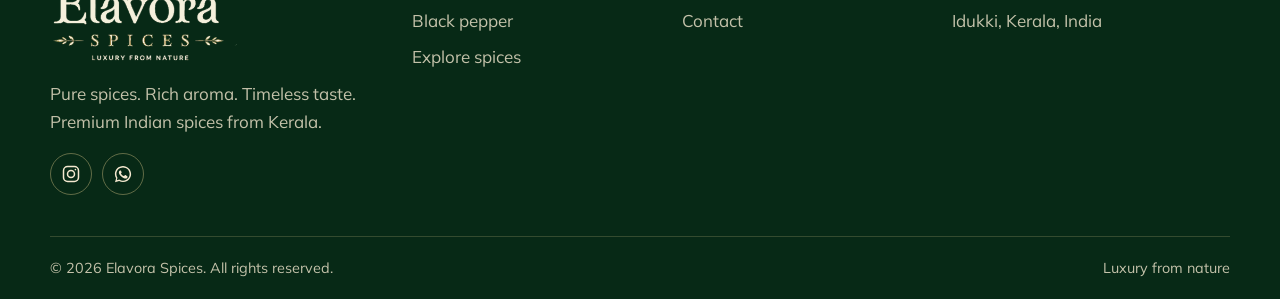
<file: contact.html>
<!doctype html>
<html lang="en">
<head>
<meta charset="utf-8">
<meta name="viewport" content="width=device-width, initial-scale=1">
<title>Contact & Order | Elavora Spices</title>
<meta name="description" content="Order Elavora Spices on WhatsApp +91 85906 74011, call us, or follow @elavoraspices.in on Instagram.">
<meta name="theme-color" content="#0b3820">
<meta property="og:type" content="website">
<meta property="og:title" content="Contact & Order | Elavora Spices">
<meta property="og:description" content="Order Elavora Spices on WhatsApp +91 85906 74011, call us, or follow @elavoraspices.in on Instagram.">
<meta property="og:image" content="elavora-icon-512.png">
<link rel="icon" type="image/png" sizes="64x64" href="favicon-64.png">
<link rel="apple-touch-icon" href="apple-touch-icon.png">
<link rel="preconnect" href="https://fonts.googleapis.com">
<link rel="preconnect" href="https://fonts.gstatic.com" crossorigin>
<link href="https://fonts.googleapis.com/css2?family=Marcellus&family=Mulish:wght@400;600;700;800&family=Noto+Sans+Malayalam:wght@400;600&display=swap" rel="stylesheet">
<link rel="stylesheet" href="style.css">
</head>
<body data-page="contact">
<a class="skip-link" href="#main">Skip to content</a>
<header class="site-header">
  <div class="wrap header-row">
    <a class="brand" href="index.html" aria-label="Elavora Spices, home"><img src="elavora-logo-horizontal.png" alt="Elavora Spices, luxury from nature" width="204" height="54"></a>
    <nav class="nav" id="site-nav" aria-label="Main">
      <ul>
        <li><a href="index.html">Home</a></li><li><a href="products.html">Our Products</a></li><li><a href="explore.html">Explore</a></li><li><a href="about.html">About Us</a></li><li><a href="contact.html" aria-current="page">Contact</a></li>
        <li class="mobile-search"><form action="products.html" method="get" role="search"><label class="sr-only" for="m-q">Search spices</label><input id="m-q" type="search" name="q" placeholder="Search spices"></form></li>
        <li class="nav-order"><a class="btn btn-wa" data-wa="Hello Elavora Spices! I'd like to place an order." href="https://wa.me/918590674011?text=Hello%20Elavora%20Spices!%20I'd%20like%20to%20place%20an%20order."><svg viewBox="0 0 32 32" fill="currentColor" aria-hidden="true"><path d="M16 3C8.8 3 3 8.7 3 15.8c0 2.5.7 4.8 2 6.8L3.2 29l6.6-1.7a13 13 0 0 0 6.2 1.6c7.2 0 13-5.8 13-12.9S23.2 3 16 3Zm0 23.6c-2 0-3.9-.6-5.5-1.6l-.4-.2-3.9 1 1-3.8-.3-.4A10.6 10.6 0 0 1 5.4 15.8C5.4 9.9 10.1 5.4 16 5.4s10.6 4.5 10.6 10.4S21.9 26.6 16 26.6Z"/><path d="M21.6 18.6c-.3-.2-1.8-.9-2.1-1s-.5-.2-.7.2-.8 1-1 1.2-.4.2-.7.1a8.6 8.6 0 0 1-4.2-3.7c-.3-.6.3-.5.9-1.7.1-.2 0-.4 0-.5l-1-2.3c-.3-.6-.5-.5-.7-.5h-.6c-.2 0-.6.1-.9.4s-1.2 1.2-1.2 2.8 1.2 3.3 1.4 3.5 2.4 3.7 5.9 5.2c2.2.9 3 1 4.1.8.7-.1 2-.8 2.3-1.6s.3-1.4.2-1.6-.3-.2-.6-.4Z"/></svg>Order now</a></li>
      </ul>
    </nav>
    <form class="header-search" action="products.html" method="get" role="search">
      <svg viewBox="0 0 24 24" fill="none" stroke="currentColor" stroke-width="2" stroke-linecap="round" aria-hidden="true"><circle cx="11" cy="11" r="6.5"/><path d="m16 16 4.5 4.5"/></svg><label class="sr-only" for="h-q">Search spices</label>
      <input id="h-q" type="search" name="q" placeholder="Search spices">
    </form>
    <a class="btn btn-wa btn-sm header-order" data-wa="Hello Elavora Spices! I'd like to place an order." href="https://wa.me/918590674011?text=Hello%20Elavora%20Spices!%20I'd%20like%20to%20place%20an%20order."><svg viewBox="0 0 32 32" fill="currentColor" aria-hidden="true"><path d="M16 3C8.8 3 3 8.7 3 15.8c0 2.5.7 4.8 2 6.8L3.2 29l6.6-1.7a13 13 0 0 0 6.2 1.6c7.2 0 13-5.8 13-12.9S23.2 3 16 3Zm0 23.6c-2 0-3.9-.6-5.5-1.6l-.4-.2-3.9 1 1-3.8-.3-.4A10.6 10.6 0 0 1 5.4 15.8C5.4 9.9 10.1 5.4 16 5.4s10.6 4.5 10.6 10.4S21.9 26.6 16 26.6Z"/><path d="M21.6 18.6c-.3-.2-1.8-.9-2.1-1s-.5-.2-.7.2-.8 1-1 1.2-.4.2-.7.1a8.6 8.6 0 0 1-4.2-3.7c-.3-.6.3-.5.9-1.7.1-.2 0-.4 0-.5l-1-2.3c-.3-.6-.5-.5-.7-.5h-.6c-.2 0-.6.1-.9.4s-1.2 1.2-1.2 2.8 1.2 3.3 1.4 3.5 2.4 3.7 5.9 5.2c2.2.9 3 1 4.1.8.7-.1 2-.8 2.3-1.6s.3-1.4.2-1.6-.3-.2-.6-.4Z"/></svg>Order now</a>
    <button class="menu-toggle" type="button" aria-expanded="false" aria-controls="site-nav" aria-label="Menu"><svg viewBox="0 0 24 24" fill="none" stroke="currentColor" stroke-width="2" stroke-linecap="round" aria-hidden="true"><path d="M4 7h16M4 12h16M4 17h16"/></svg></button>
  </div>
</header>
<main id="main">
<section class="page-hero">
  <div class="wrap">
    <p class="crumbs"><a href="index.html">Home</a> / Contact</p>
    <h1>Contact &amp; order</h1>
    <p>The quickest way to order is WhatsApp. Fill in the form below and it opens a ready-to-send message.</p>
  </div>
</section>

<section class="section">
  <div class="wrap">
    <div class="contact-grid">
      <div class="contact-card"><svg class="ico" viewBox="0 0 32 32" fill="currentColor" aria-hidden="true"><path d="M16 3C8.8 3 3 8.7 3 15.8c0 2.5.7 4.8 2 6.8L3.2 29l6.6-1.7a13 13 0 0 0 6.2 1.6c7.2 0 13-5.8 13-12.9S23.2 3 16 3Zm0 23.6c-2 0-3.9-.6-5.5-1.6l-.4-.2-3.9 1 1-3.8-.3-.4A10.6 10.6 0 0 1 5.4 15.8C5.4 9.9 10.1 5.4 16 5.4s10.6 4.5 10.6 10.4S21.9 26.6 16 26.6Z"/><path d="M21.6 18.6c-.3-.2-1.8-.9-2.1-1s-.5-.2-.7.2-.8 1-1 1.2-.4.2-.7.1a8.6 8.6 0 0 1-4.2-3.7c-.3-.6.3-.5.9-1.7.1-.2 0-.4 0-.5l-1-2.3c-.3-.6-.5-.5-.7-.5h-.6c-.2 0-.6.1-.9.4s-1.2 1.2-1.2 2.8 1.2 3.3 1.4 3.5 2.4 3.7 5.9 5.2c2.2.9 3 1 4.1.8.7-.1 2-.8 2.3-1.6s.3-1.4.2-1.6-.3-.2-.6-.4Z"/></svg><h3>WhatsApp</h3><p>Orders, prices and delivery. +91 85906 74011</p><a class="btn btn-wa" data-wa="Hello Elavora Spices! I'd like to place an order." href="https://wa.me/918590674011?text=Hello%20Elavora%20Spices!%20I'd%20like%20to%20place%20an%20order." target="_blank" rel="noopener">Chat now</a></div>
      <div class="contact-card"><svg class="ico" viewBox="0 0 24 24" fill="currentColor" aria-hidden="true"><path d="M6.62 10.79c1.44 2.83 3.76 5.14 6.59 6.59l2.2-2.2c.27-.27.67-.36 1.02-.24 1.12.37 2.33.57 3.57.57.55 0 1 .45 1 1V20c0 .55-.45 1-1 1-9.39 0-17-7.61-17-17 0-.55.45-1 1-1h3.5c.55 0 1 .45 1 1 0 1.25.2 2.45.57 3.57.11.35.03.74-.25 1.02l-2.2 2.2z"/></svg><h3>Call</h3><p>Prefer to talk? +91 85906 74011</p><a class="btn btn-outline" href="tel:+918590674011">Call us</a></div>
      <div class="contact-card"><svg class="ico" viewBox="0 0 24 24" fill="none" stroke="currentColor" stroke-width="1.8" stroke-linecap="round" aria-hidden="true"><rect x="3" y="3" width="18" height="18" rx="5"/><circle cx="12" cy="12" r="4.2"/><circle cx="17.3" cy="6.7" r="1" fill="currentColor" stroke="none"/></svg><h3>Instagram</h3><p>New packs and updates at @elavoraspices.in</p><a class="btn btn-outline" href="https://www.instagram.com/elavoraspices.in/" target="_blank" rel="noopener">Follow us</a></div>
      <div class="contact-card"><svg class="ico" viewBox="0 0 40 40" fill="none" stroke="currentColor" stroke-width="1.8" stroke-linecap="round" stroke-linejoin="round" aria-hidden="true"><path d="M20 34s-9-8.5-9-15a9 9 0 0 1 18 0c0 6.5-9 15-9 15Z"/><circle cx="20" cy="19" r="3.4"/></svg><h3>Find us</h3><p>Elavora Spices<br>Idukki, Kerala, India</p></div>
    </div>

    <form class="order-form" id="order-form">
      <h3>Place an order on WhatsApp</h3>
      <label>Your name<input id="f-name" required autocomplete="name"></label>
      <label>Delivery place<input id="f-place" autocomplete="address-level2" placeholder="Town / city"></label>
      <label>Spice<select id="f-product"></select></label>
      <label>Pack size<select id="f-size"></select></label>
      <label>Quantity<input id="f-qty" type="number" min="1" value="1"></label>
      <label class="full">Note (optional)<textarea id="f-note" rows="3" placeholder="Anything we should know?"></textarea></label>
      <div class="full"><button class="btn btn-wa" type="submit"><svg viewBox="0 0 32 32" fill="currentColor" aria-hidden="true"><path d="M16 3C8.8 3 3 8.7 3 15.8c0 2.5.7 4.8 2 6.8L3.2 29l6.6-1.7a13 13 0 0 0 6.2 1.6c7.2 0 13-5.8 13-12.9S23.2 3 16 3Zm0 23.6c-2 0-3.9-.6-5.5-1.6l-.4-.2-3.9 1 1-3.8-.3-.4A10.6 10.6 0 0 1 5.4 15.8C5.4 9.9 10.1 5.4 16 5.4s10.6 4.5 10.6 10.4S21.9 26.6 16 26.6Z"/><path d="M21.6 18.6c-.3-.2-1.8-.9-2.1-1s-.5-.2-.7.2-.8 1-1 1.2-.4.2-.7.1a8.6 8.6 0 0 1-4.2-3.7c-.3-.6.3-.5.9-1.7.1-.2 0-.4 0-.5l-1-2.3c-.3-.6-.5-.5-.7-.5h-.6c-.2 0-.6.1-.9.4s-1.2 1.2-1.2 2.8 1.2 3.3 1.4 3.5 2.4 3.7 5.9 5.2c2.2.9 3 1 4.1.8.7-.1 2-.8 2.3-1.6s.3-1.4.2-1.6-.3-.2-.6-.4Z"/></svg>Send order on WhatsApp</button></div>
    </form>
  </div>
</section>
</main>
<footer class="site-footer">
  <div class="wrap footer-grid">
    <div>
      <img src="elavora-logo-light.png" alt="Elavora Spices" width="190" height="160" loading="lazy">
      <p>Pure spices. Rich aroma. Timeless taste.<br>Premium Indian spices from Kerala.</p>
      <div class="footer-social">
        <a href="https://www.instagram.com/elavoraspices.in/" target="_blank" rel="noopener" aria-label="Elavora Spices on Instagram"><svg viewBox="0 0 24 24" fill="none" stroke="currentColor" stroke-width="1.8" stroke-linecap="round" aria-hidden="true"><rect x="3" y="3" width="18" height="18" rx="5"/><circle cx="12" cy="12" r="4.2"/><circle cx="17.3" cy="6.7" r="1" fill="currentColor" stroke="none"/></svg></a>
        <a data-wa="Hello Elavora Spices! I'd like to place an order." href="https://wa.me/918590674011?text=Hello%20Elavora%20Spices!%20I'd%20like%20to%20place%20an%20order." target="_blank" rel="noopener" aria-label="Chat with Elavora Spices on WhatsApp"><svg viewBox="0 0 32 32" fill="currentColor" aria-hidden="true"><path d="M16 3C8.8 3 3 8.7 3 15.8c0 2.5.7 4.8 2 6.8L3.2 29l6.6-1.7a13 13 0 0 0 6.2 1.6c7.2 0 13-5.8 13-12.9S23.2 3 16 3Zm0 23.6c-2 0-3.9-.6-5.5-1.6l-.4-.2-3.9 1 1-3.8-.3-.4A10.6 10.6 0 0 1 5.4 15.8C5.4 9.9 10.1 5.4 16 5.4s10.6 4.5 10.6 10.4S21.9 26.6 16 26.6Z"/><path d="M21.6 18.6c-.3-.2-1.8-.9-2.1-1s-.5-.2-.7.2-.8 1-1 1.2-.4.2-.7.1a8.6 8.6 0 0 1-4.2-3.7c-.3-.6.3-.5.9-1.7.1-.2 0-.4 0-.5l-1-2.3c-.3-.6-.5-.5-.7-.5h-.6c-.2 0-.6.1-.9.4s-1.2 1.2-1.2 2.8 1.2 3.3 1.4 3.5 2.4 3.7 5.9 5.2c2.2.9 3 1 4.1.8.7-.1 2-.8 2.3-1.6s.3-1.4.2-1.6-.3-.2-.6-.4Z"/></svg></a>
      </div>
    </div>
    <div>
      <h4>Shop</h4>
      <ul>
        <li><a href="products.html">Our products</a></li>
        <li><a href="products.html?q=cardamom">Green cardamom</a></li>
        <li><a href="products.html?q=pepper">Black pepper</a></li>
        <li><a href="explore.html">Explore spices</a></li>
      </ul>
    </div>
    <div>
      <h4>Company</h4>
      <ul>
        <li><a href="about.html">About us</a></li>
        <li><a href="explore.html#gallery">Gallery</a></li>
        <li><a href="contact.html">Contact</a></li>
      </ul>
    </div>
    <div>
      <h4>Talk to us</h4>
      <ul>
        <li><a href="tel:+918590674011">+91 85906 74011</a></li>
        <li><a href="https://www.instagram.com/elavoraspices.in/" target="_blank" rel="noopener">@elavoraspices.in</a></li>
        <li>Idukki, Kerala, India</li>
      </ul>
    </div>
  </div>
  <div class="wrap footer-bottom">
    <span>&copy; <span class="year">2026</span> Elavora Spices. All rights reserved.</span>
    <span>Luxury from nature</span>
  </div>
</footer>
<a class="wa-float" data-wa="Hello Elavora Spices! I'd like to place an order." href="https://wa.me/918590674011?text=Hello%20Elavora%20Spices!%20I'd%20like%20to%20place%20an%20order." target="_blank" rel="noopener" aria-label="Order on WhatsApp"><svg viewBox="0 0 32 32" fill="currentColor" aria-hidden="true"><path d="M16 3C8.8 3 3 8.7 3 15.8c0 2.5.7 4.8 2 6.8L3.2 29l6.6-1.7a13 13 0 0 0 6.2 1.6c7.2 0 13-5.8 13-12.9S23.2 3 16 3Zm0 23.6c-2 0-3.9-.6-5.5-1.6l-.4-.2-3.9 1 1-3.8-.3-.4A10.6 10.6 0 0 1 5.4 15.8C5.4 9.9 10.1 5.4 16 5.4s10.6 4.5 10.6 10.4S21.9 26.6 16 26.6Z"/><path d="M21.6 18.6c-.3-.2-1.8-.9-2.1-1s-.5-.2-.7.2-.8 1-1 1.2-.4.2-.7.1a8.6 8.6 0 0 1-4.2-3.7c-.3-.6.3-.5.9-1.7.1-.2 0-.4 0-.5l-1-2.3c-.3-.6-.5-.5-.7-.5h-.6c-.2 0-.6.1-.9.4s-1.2 1.2-1.2 2.8 1.2 3.3 1.4 3.5 2.4 3.7 5.9 5.2c2.2.9 3 1 4.1.8.7-.1 2-.8 2.3-1.6s.3-1.4.2-1.6-.3-.2-.6-.4Z"/></svg><span>Order on WhatsApp</span></a>
<script src="config.js"></script>
<script src="data.js"></script>
<script src="main.js"></script>
</body>
</html>
</file>
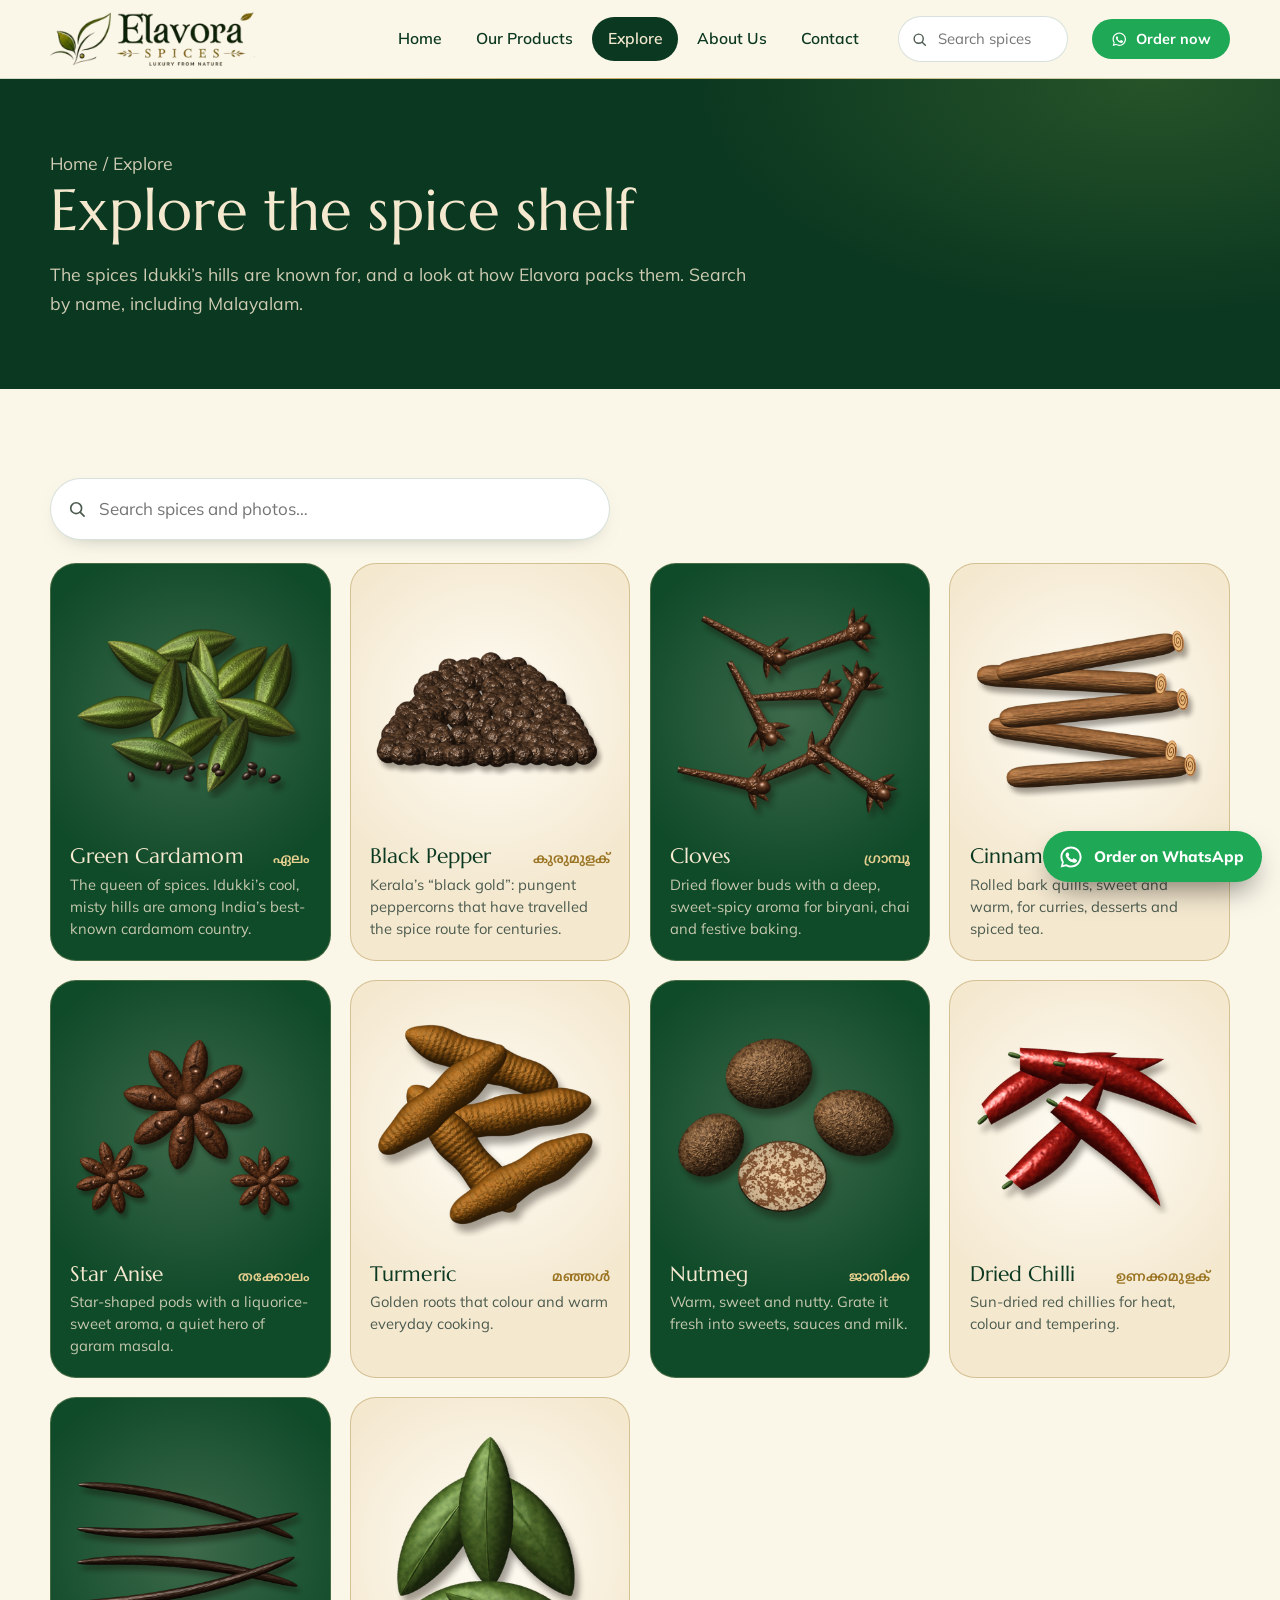
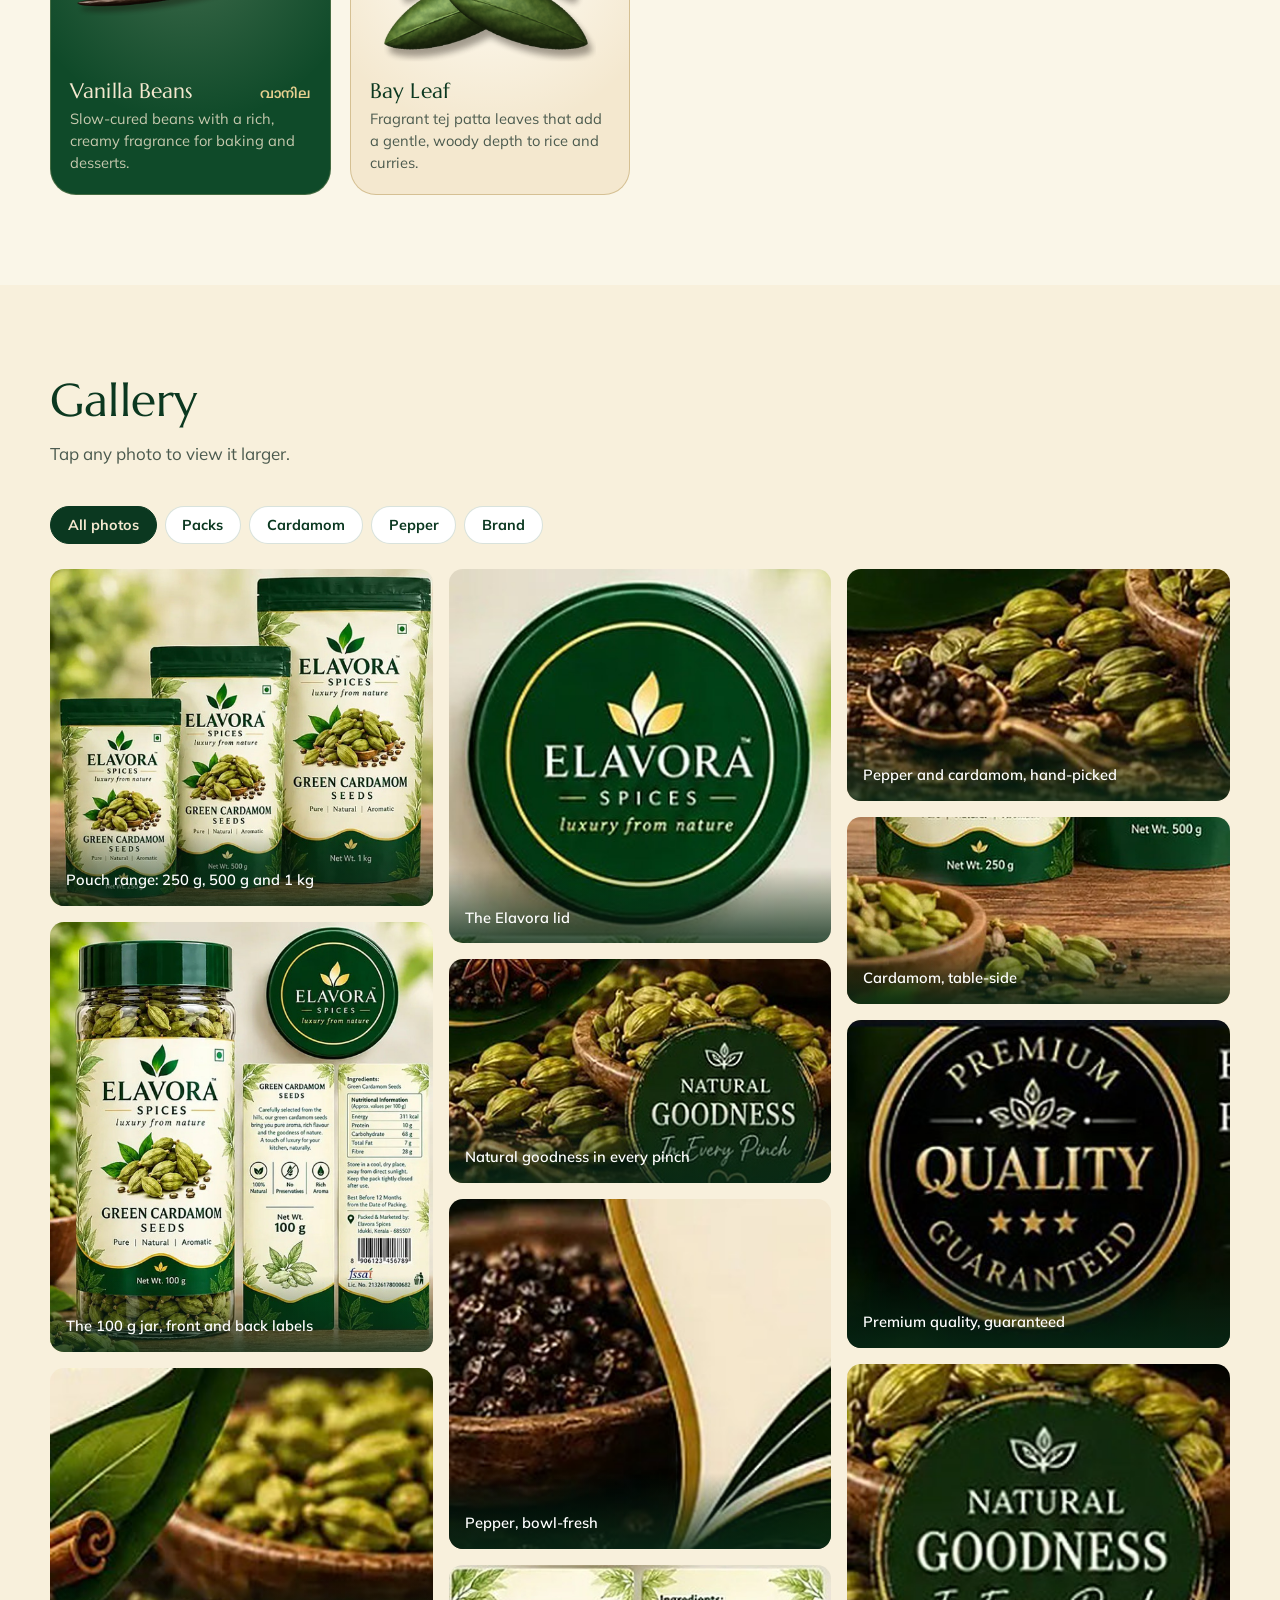
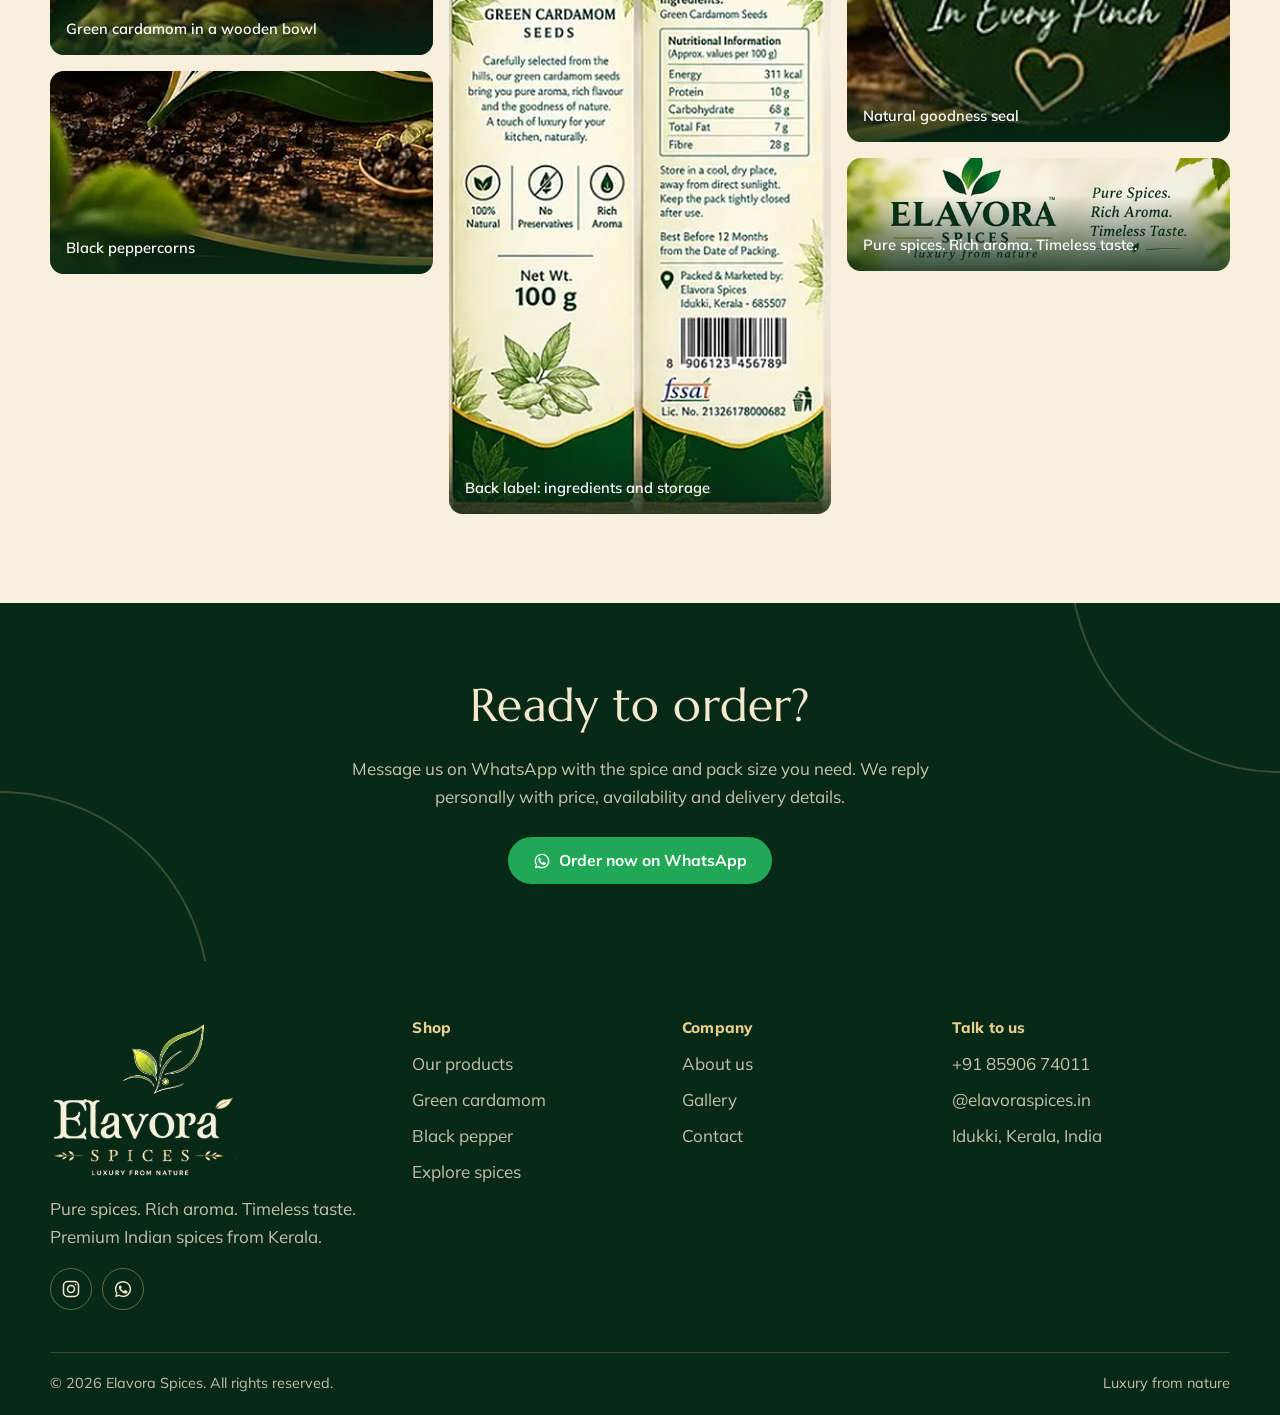
<file: explore.html>
<!doctype html>
<html lang="en">
<head>
<meta charset="utf-8">
<meta name="viewport" content="width=device-width, initial-scale=1">
<title>Explore Spices & Gallery | Elavora Spices</title>
<meta name="description" content="Explore cardamom, pepper, cloves, cinnamon and more from Idukki, Kerala, and browse the Elavora Spices photo gallery.">
<meta name="theme-color" content="#0b3820">
<meta property="og:type" content="website">
<meta property="og:title" content="Explore Spices & Gallery | Elavora Spices">
<meta property="og:description" content="Explore cardamom, pepper, cloves, cinnamon and more from Idukki, Kerala, and browse the Elavora Spices photo gallery.">
<meta property="og:image" content="elavora-icon-512.png">
<link rel="icon" type="image/png" sizes="64x64" href="favicon-64.png">
<link rel="apple-touch-icon" href="apple-touch-icon.png">
<link rel="preconnect" href="https://fonts.googleapis.com">
<link rel="preconnect" href="https://fonts.gstatic.com" crossorigin>
<link href="https://fonts.googleapis.com/css2?family=Marcellus&family=Mulish:wght@400;600;700;800&family=Noto+Sans+Malayalam:wght@400;600&display=swap" rel="stylesheet">
<link rel="stylesheet" href="style.css">
</head>
<body data-page="explore">
<a class="skip-link" href="#main">Skip to content</a>
<header class="site-header">
  <div class="wrap header-row">
    <a class="brand" href="index.html" aria-label="Elavora Spices, home"><img src="elavora-logo-horizontal.png" alt="Elavora Spices, luxury from nature" width="204" height="54"></a>
    <nav class="nav" id="site-nav" aria-label="Main">
      <ul>
        <li><a href="index.html">Home</a></li><li><a href="products.html">Our Products</a></li><li><a href="explore.html" aria-current="page">Explore</a></li><li><a href="about.html">About Us</a></li><li><a href="contact.html">Contact</a></li>
        <li class="mobile-search"><form action="products.html" method="get" role="search"><label class="sr-only" for="m-q">Search spices</label><input id="m-q" type="search" name="q" placeholder="Search spices"></form></li>
        <li class="nav-order"><a class="btn btn-wa" data-wa="Hello Elavora Spices! I'd like to place an order." href="https://wa.me/918590674011?text=Hello%20Elavora%20Spices!%20I'd%20like%20to%20place%20an%20order."><svg viewBox="0 0 32 32" fill="currentColor" aria-hidden="true"><path d="M16 3C8.8 3 3 8.7 3 15.8c0 2.5.7 4.8 2 6.8L3.2 29l6.6-1.7a13 13 0 0 0 6.2 1.6c7.2 0 13-5.8 13-12.9S23.2 3 16 3Zm0 23.6c-2 0-3.9-.6-5.5-1.6l-.4-.2-3.9 1 1-3.8-.3-.4A10.6 10.6 0 0 1 5.4 15.8C5.4 9.9 10.1 5.4 16 5.4s10.6 4.5 10.6 10.4S21.9 26.6 16 26.6Z"/><path d="M21.6 18.6c-.3-.2-1.8-.9-2.1-1s-.5-.2-.7.2-.8 1-1 1.2-.4.2-.7.1a8.6 8.6 0 0 1-4.2-3.7c-.3-.6.3-.5.9-1.7.1-.2 0-.4 0-.5l-1-2.3c-.3-.6-.5-.5-.7-.5h-.6c-.2 0-.6.1-.9.4s-1.2 1.2-1.2 2.8 1.2 3.3 1.4 3.5 2.4 3.7 5.9 5.2c2.2.9 3 1 4.1.8.7-.1 2-.8 2.3-1.6s.3-1.4.2-1.6-.3-.2-.6-.4Z"/></svg>Order now</a></li>
      </ul>
    </nav>
    <form class="header-search" action="products.html" method="get" role="search">
      <svg viewBox="0 0 24 24" fill="none" stroke="currentColor" stroke-width="2" stroke-linecap="round" aria-hidden="true"><circle cx="11" cy="11" r="6.5"/><path d="m16 16 4.5 4.5"/></svg><label class="sr-only" for="h-q">Search spices</label>
      <input id="h-q" type="search" name="q" placeholder="Search spices">
    </form>
    <a class="btn btn-wa btn-sm header-order" data-wa="Hello Elavora Spices! I'd like to place an order." href="https://wa.me/918590674011?text=Hello%20Elavora%20Spices!%20I'd%20like%20to%20place%20an%20order."><svg viewBox="0 0 32 32" fill="currentColor" aria-hidden="true"><path d="M16 3C8.8 3 3 8.7 3 15.8c0 2.5.7 4.8 2 6.8L3.2 29l6.6-1.7a13 13 0 0 0 6.2 1.6c7.2 0 13-5.8 13-12.9S23.2 3 16 3Zm0 23.6c-2 0-3.9-.6-5.5-1.6l-.4-.2-3.9 1 1-3.8-.3-.4A10.6 10.6 0 0 1 5.4 15.8C5.4 9.9 10.1 5.4 16 5.4s10.6 4.5 10.6 10.4S21.9 26.6 16 26.6Z"/><path d="M21.6 18.6c-.3-.2-1.8-.9-2.1-1s-.5-.2-.7.2-.8 1-1 1.2-.4.2-.7.1a8.6 8.6 0 0 1-4.2-3.7c-.3-.6.3-.5.9-1.7.1-.2 0-.4 0-.5l-1-2.3c-.3-.6-.5-.5-.7-.5h-.6c-.2 0-.6.1-.9.4s-1.2 1.2-1.2 2.8 1.2 3.3 1.4 3.5 2.4 3.7 5.9 5.2c2.2.9 3 1 4.1.8.7-.1 2-.8 2.3-1.6s.3-1.4.2-1.6-.3-.2-.6-.4Z"/></svg>Order now</a>
    <button class="menu-toggle" type="button" aria-expanded="false" aria-controls="site-nav" aria-label="Menu"><svg viewBox="0 0 24 24" fill="none" stroke="currentColor" stroke-width="2" stroke-linecap="round" aria-hidden="true"><path d="M4 7h16M4 12h16M4 17h16"/></svg></button>
  </div>
</header>
<main id="main">
<section class="page-hero">
  <div class="wrap">
    <p class="crumbs"><a href="index.html">Home</a> / Explore</p>
    <h1>Explore the spice shelf</h1>
    <p>The spices Idukki&rsquo;s hills are known for, and a look at how Elavora packs them. Search by name, including Malayalam.</p>
  </div>
</section>

<section class="section">
  <div class="wrap">
    <form id="search-form" role="search" class="search-bar" action="explore.html">
      <svg viewBox="0 0 24 24" fill="none" stroke="currentColor" stroke-width="2" stroke-linecap="round" aria-hidden="true"><circle cx="11" cy="11" r="6.5"/><path d="m16 16 4.5 4.5"/></svg><label class="sr-only" for="explore-search">Search spices and photos</label>
      <input id="explore-search" type="search" placeholder="Search spices and photos&hellip;" autocomplete="off">
    </form>
    <div class="spice-grid" id="explore-grid"></div>
    <div id="spice-empty"></div>
  </div>
</section>
<section class="section section-cream" id="gallery">
  <div class="wrap">
    <div class="section-head"><div><h2>Gallery</h2><p>Tap any photo to view it larger.</p></div></div>
    <div class="filters" id="gallery-chips" role="group" aria-label="Filter photos"></div>
    <div class="gallery" id="gallery-grid"></div>
    <div id="gallery-empty"></div>
  </div>
</section>
<section class="cta-band">
  <div class="wrap">
    <h2>Ready to order?</h2>
    <p>Message us on WhatsApp with the spice and pack size you need. We reply personally with price, availability and delivery details.</p>
    <a class="btn btn-wa" data-wa="Hello Elavora Spices! I'd like to place an order." href="https://wa.me/918590674011?text=Hello%20Elavora%20Spices!%20I'd%20like%20to%20place%20an%20order." target="_blank" rel="noopener"><svg viewBox="0 0 32 32" fill="currentColor" aria-hidden="true"><path d="M16 3C8.8 3 3 8.7 3 15.8c0 2.5.7 4.8 2 6.8L3.2 29l6.6-1.7a13 13 0 0 0 6.2 1.6c7.2 0 13-5.8 13-12.9S23.2 3 16 3Zm0 23.6c-2 0-3.9-.6-5.5-1.6l-.4-.2-3.9 1 1-3.8-.3-.4A10.6 10.6 0 0 1 5.4 15.8C5.4 9.9 10.1 5.4 16 5.4s10.6 4.5 10.6 10.4S21.9 26.6 16 26.6Z"/><path d="M21.6 18.6c-.3-.2-1.8-.9-2.1-1s-.5-.2-.7.2-.8 1-1 1.2-.4.2-.7.1a8.6 8.6 0 0 1-4.2-3.7c-.3-.6.3-.5.9-1.7.1-.2 0-.4 0-.5l-1-2.3c-.3-.6-.5-.5-.7-.5h-.6c-.2 0-.6.1-.9.4s-1.2 1.2-1.2 2.8 1.2 3.3 1.4 3.5 2.4 3.7 5.9 5.2c2.2.9 3 1 4.1.8.7-.1 2-.8 2.3-1.6s.3-1.4.2-1.6-.3-.2-.6-.4Z"/></svg>Order now on WhatsApp</a>
  </div>
</section>
</main>
<footer class="site-footer">
  <div class="wrap footer-grid">
    <div>
      <img src="elavora-logo-light.png" alt="Elavora Spices" width="190" height="160" loading="lazy">
      <p>Pure spices. Rich aroma. Timeless taste.<br>Premium Indian spices from Kerala.</p>
      <div class="footer-social">
        <a href="https://www.instagram.com/elavoraspices.in/" target="_blank" rel="noopener" aria-label="Elavora Spices on Instagram"><svg viewBox="0 0 24 24" fill="none" stroke="currentColor" stroke-width="1.8" stroke-linecap="round" aria-hidden="true"><rect x="3" y="3" width="18" height="18" rx="5"/><circle cx="12" cy="12" r="4.2"/><circle cx="17.3" cy="6.7" r="1" fill="currentColor" stroke="none"/></svg></a>
        <a data-wa="Hello Elavora Spices! I'd like to place an order." href="https://wa.me/918590674011?text=Hello%20Elavora%20Spices!%20I'd%20like%20to%20place%20an%20order." target="_blank" rel="noopener" aria-label="Chat with Elavora Spices on WhatsApp"><svg viewBox="0 0 32 32" fill="currentColor" aria-hidden="true"><path d="M16 3C8.8 3 3 8.7 3 15.8c0 2.5.7 4.8 2 6.8L3.2 29l6.6-1.7a13 13 0 0 0 6.2 1.6c7.2 0 13-5.8 13-12.9S23.2 3 16 3Zm0 23.6c-2 0-3.9-.6-5.5-1.6l-.4-.2-3.9 1 1-3.8-.3-.4A10.6 10.6 0 0 1 5.4 15.8C5.4 9.9 10.1 5.4 16 5.4s10.6 4.5 10.6 10.4S21.9 26.6 16 26.6Z"/><path d="M21.6 18.6c-.3-.2-1.8-.9-2.1-1s-.5-.2-.7.2-.8 1-1 1.2-.4.2-.7.1a8.6 8.6 0 0 1-4.2-3.7c-.3-.6.3-.5.9-1.7.1-.2 0-.4 0-.5l-1-2.3c-.3-.6-.5-.5-.7-.5h-.6c-.2 0-.6.1-.9.4s-1.2 1.2-1.2 2.8 1.2 3.3 1.4 3.5 2.4 3.7 5.9 5.2c2.2.9 3 1 4.1.8.7-.1 2-.8 2.3-1.6s.3-1.4.2-1.6-.3-.2-.6-.4Z"/></svg></a>
      </div>
    </div>
    <div>
      <h4>Shop</h4>
      <ul>
        <li><a href="products.html">Our products</a></li>
        <li><a href="products.html?q=cardamom">Green cardamom</a></li>
        <li><a href="products.html?q=pepper">Black pepper</a></li>
        <li><a href="explore.html">Explore spices</a></li>
      </ul>
    </div>
    <div>
      <h4>Company</h4>
      <ul>
        <li><a href="about.html">About us</a></li>
        <li><a href="explore.html#gallery">Gallery</a></li>
        <li><a href="contact.html">Contact</a></li>
      </ul>
    </div>
    <div>
      <h4>Talk to us</h4>
      <ul>
        <li><a href="tel:+918590674011">+91 85906 74011</a></li>
        <li><a href="https://www.instagram.com/elavoraspices.in/" target="_blank" rel="noopener">@elavoraspices.in</a></li>
        <li>Idukki, Kerala, India</li>
      </ul>
    </div>
  </div>
  <div class="wrap footer-bottom">
    <span>&copy; <span class="year">2026</span> Elavora Spices. All rights reserved.</span>
    <span>Luxury from nature</span>
  </div>
</footer>
<a class="wa-float" data-wa="Hello Elavora Spices! I'd like to place an order." href="https://wa.me/918590674011?text=Hello%20Elavora%20Spices!%20I'd%20like%20to%20place%20an%20order." target="_blank" rel="noopener" aria-label="Order on WhatsApp"><svg viewBox="0 0 32 32" fill="currentColor" aria-hidden="true"><path d="M16 3C8.8 3 3 8.7 3 15.8c0 2.5.7 4.8 2 6.8L3.2 29l6.6-1.7a13 13 0 0 0 6.2 1.6c7.2 0 13-5.8 13-12.9S23.2 3 16 3Zm0 23.6c-2 0-3.9-.6-5.5-1.6l-.4-.2-3.9 1 1-3.8-.3-.4A10.6 10.6 0 0 1 5.4 15.8C5.4 9.9 10.1 5.4 16 5.4s10.6 4.5 10.6 10.4S21.9 26.6 16 26.6Z"/><path d="M21.6 18.6c-.3-.2-1.8-.9-2.1-1s-.5-.2-.7.2-.8 1-1 1.2-.4.2-.7.1a8.6 8.6 0 0 1-4.2-3.7c-.3-.6.3-.5.9-1.7.1-.2 0-.4 0-.5l-1-2.3c-.3-.6-.5-.5-.7-.5h-.6c-.2 0-.6.1-.9.4s-1.2 1.2-1.2 2.8 1.2 3.3 1.4 3.5 2.4 3.7 5.9 5.2c2.2.9 3 1 4.1.8.7-.1 2-.8 2.3-1.6s.3-1.4.2-1.6-.3-.2-.6-.4Z"/></svg><span>Order on WhatsApp</span></a>
<script src="config.js"></script>
<script src="data.js"></script>
<script src="main.js"></script>
</body>
</html>
</file>
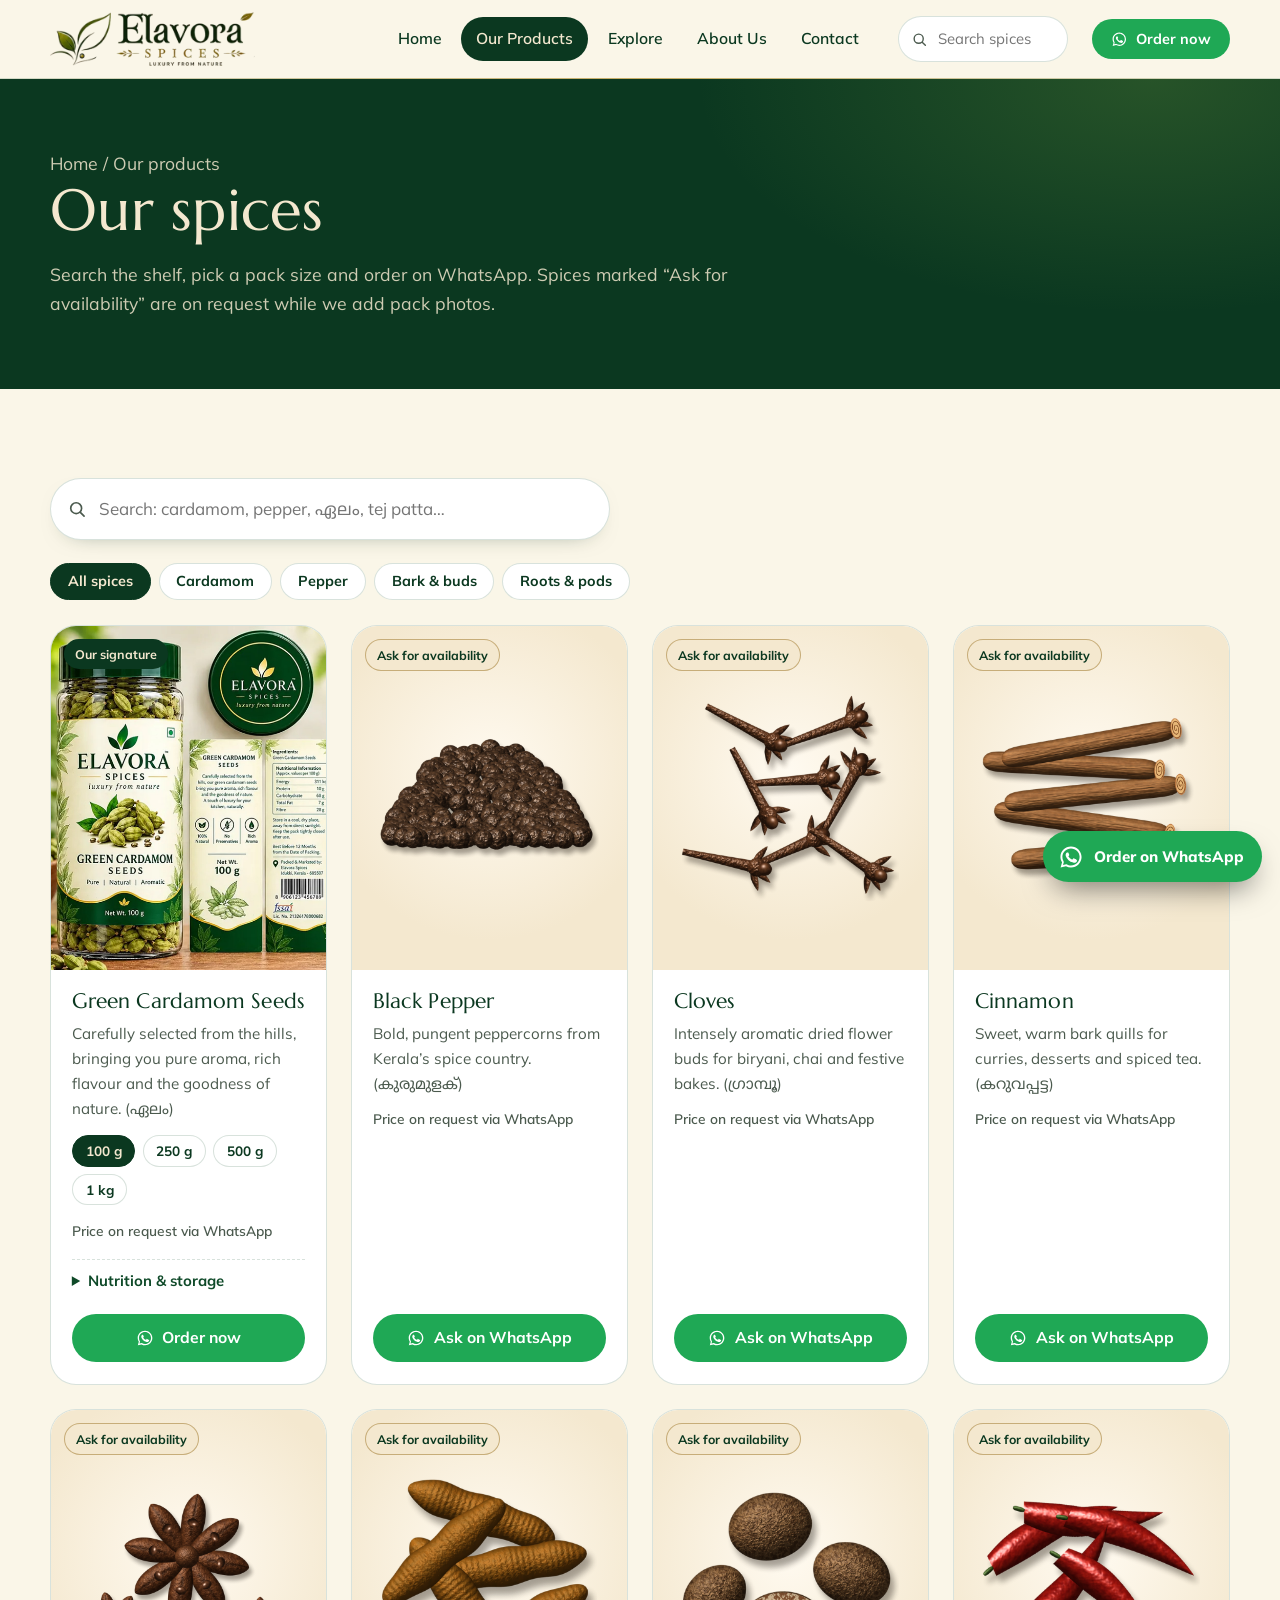
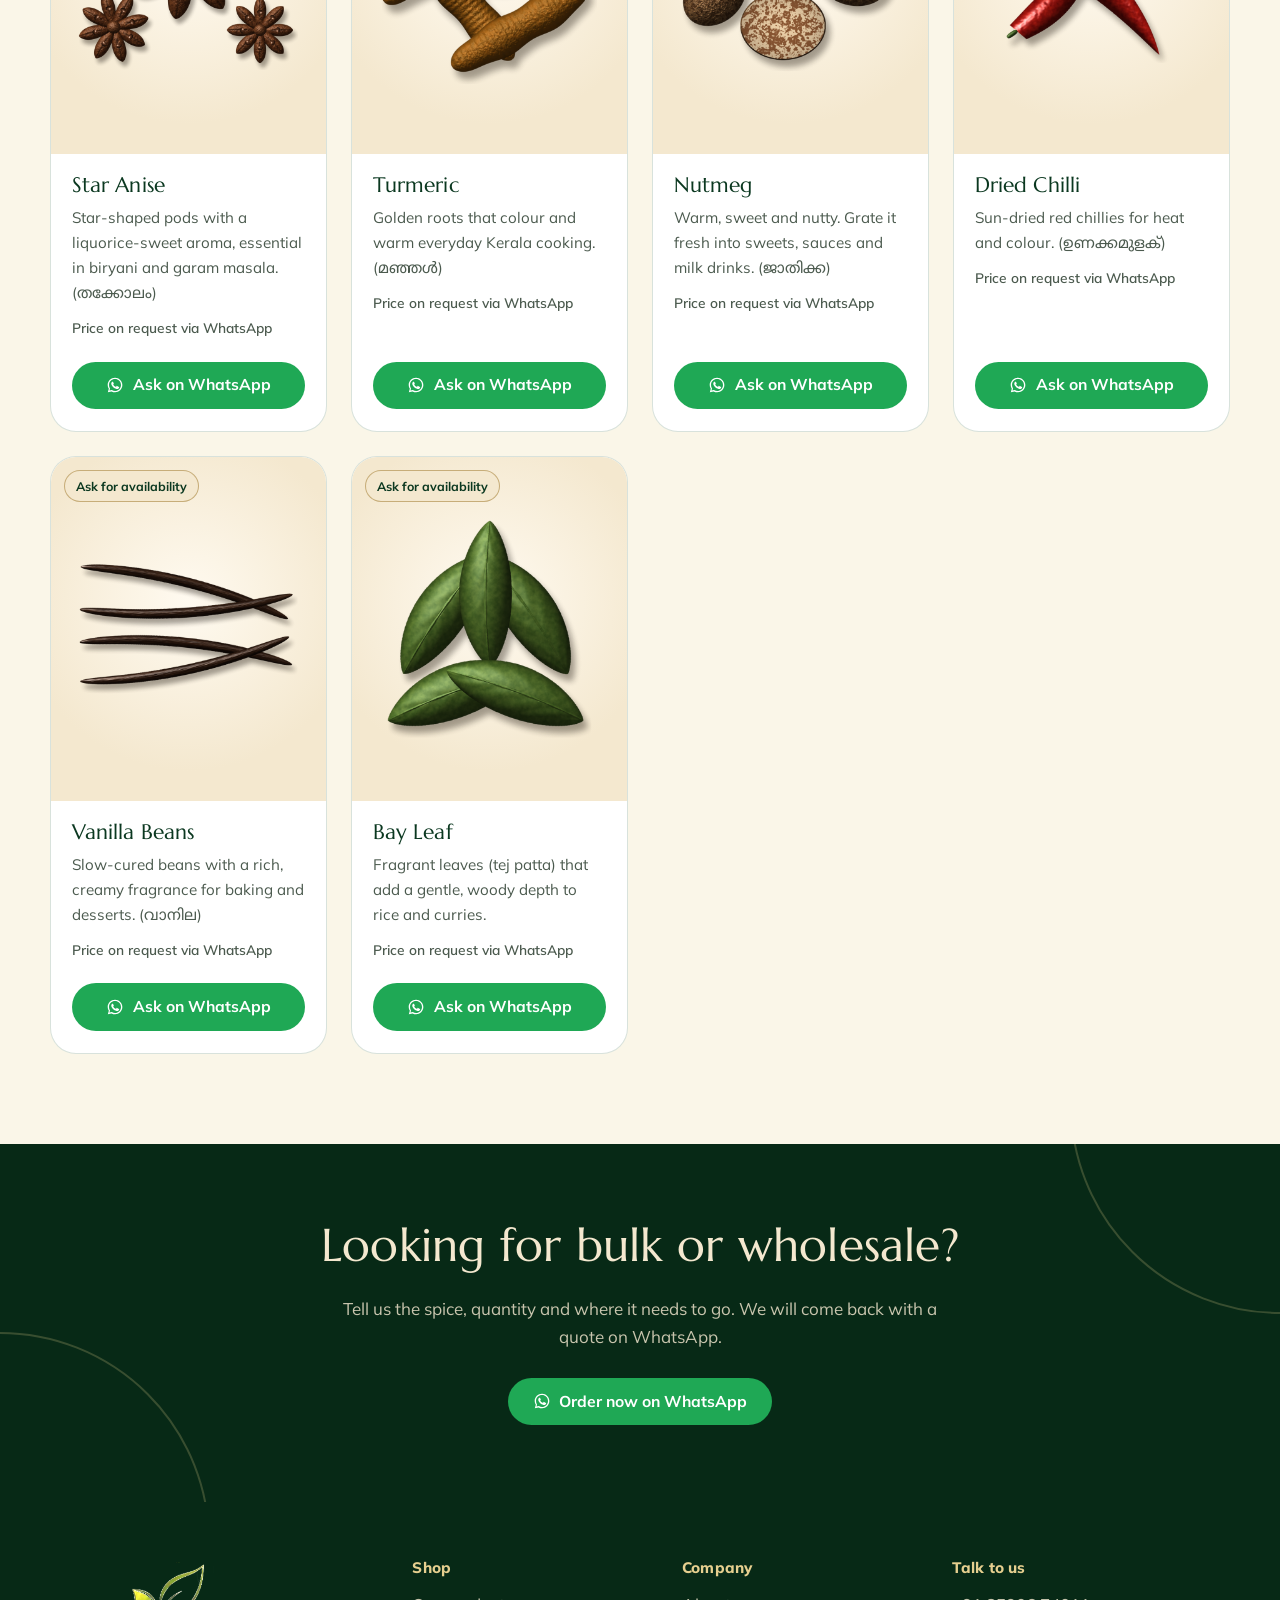
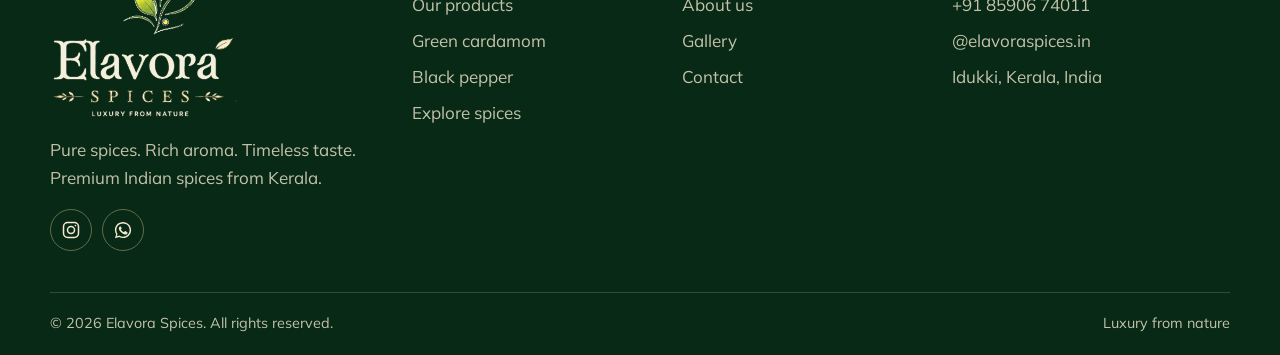
<file: products.html>
<!doctype html>
<html lang="en">
<head>
<meta charset="utf-8">
<meta name="viewport" content="width=device-width, initial-scale=1">
<title>Our Products | Elavora Spices</title>
<meta name="description" content="Browse Elavora Spices: green cardamom in 100 g, 250 g, 500 g and 1 kg packs, plus black pepper, cloves, cinnamon and more.">
<meta name="theme-color" content="#0b3820">
<meta property="og:type" content="website">
<meta property="og:title" content="Our Products | Elavora Spices">
<meta property="og:description" content="Browse Elavora Spices: green cardamom in 100 g, 250 g, 500 g and 1 kg packs, plus black pepper, cloves, cinnamon and more.">
<meta property="og:image" content="elavora-icon-512.png">
<link rel="icon" type="image/png" sizes="64x64" href="favicon-64.png">
<link rel="apple-touch-icon" href="apple-touch-icon.png">
<link rel="preconnect" href="https://fonts.googleapis.com">
<link rel="preconnect" href="https://fonts.gstatic.com" crossorigin>
<link href="https://fonts.googleapis.com/css2?family=Marcellus&family=Mulish:wght@400;600;700;800&family=Noto+Sans+Malayalam:wght@400;600&display=swap" rel="stylesheet">
<link rel="stylesheet" href="style.css">
</head>
<body data-page="products">
<a class="skip-link" href="#main">Skip to content</a>
<header class="site-header">
  <div class="wrap header-row">
    <a class="brand" href="index.html" aria-label="Elavora Spices, home"><img src="elavora-logo-horizontal.png" alt="Elavora Spices, luxury from nature" width="204" height="54"></a>
    <nav class="nav" id="site-nav" aria-label="Main">
      <ul>
        <li><a href="index.html">Home</a></li><li><a href="products.html" aria-current="page">Our Products</a></li><li><a href="explore.html">Explore</a></li><li><a href="about.html">About Us</a></li><li><a href="contact.html">Contact</a></li>
        <li class="mobile-search"><form action="products.html" method="get" role="search"><label class="sr-only" for="m-q">Search spices</label><input id="m-q" type="search" name="q" placeholder="Search spices"></form></li>
        <li class="nav-order"><a class="btn btn-wa" data-wa="Hello Elavora Spices! I'd like to place an order." href="https://wa.me/918590674011?text=Hello%20Elavora%20Spices!%20I'd%20like%20to%20place%20an%20order."><svg viewBox="0 0 32 32" fill="currentColor" aria-hidden="true"><path d="M16 3C8.8 3 3 8.7 3 15.8c0 2.5.7 4.8 2 6.8L3.2 29l6.6-1.7a13 13 0 0 0 6.2 1.6c7.2 0 13-5.8 13-12.9S23.2 3 16 3Zm0 23.6c-2 0-3.9-.6-5.5-1.6l-.4-.2-3.9 1 1-3.8-.3-.4A10.6 10.6 0 0 1 5.4 15.8C5.4 9.9 10.1 5.4 16 5.4s10.6 4.5 10.6 10.4S21.9 26.6 16 26.6Z"/><path d="M21.6 18.6c-.3-.2-1.8-.9-2.1-1s-.5-.2-.7.2-.8 1-1 1.2-.4.2-.7.1a8.6 8.6 0 0 1-4.2-3.7c-.3-.6.3-.5.9-1.7.1-.2 0-.4 0-.5l-1-2.3c-.3-.6-.5-.5-.7-.5h-.6c-.2 0-.6.1-.9.4s-1.2 1.2-1.2 2.8 1.2 3.3 1.4 3.5 2.4 3.7 5.9 5.2c2.2.9 3 1 4.1.8.7-.1 2-.8 2.3-1.6s.3-1.4.2-1.6-.3-.2-.6-.4Z"/></svg>Order now</a></li>
      </ul>
    </nav>
    <form class="header-search" action="products.html" method="get" role="search">
      <svg viewBox="0 0 24 24" fill="none" stroke="currentColor" stroke-width="2" stroke-linecap="round" aria-hidden="true"><circle cx="11" cy="11" r="6.5"/><path d="m16 16 4.5 4.5"/></svg><label class="sr-only" for="h-q">Search spices</label>
      <input id="h-q" type="search" name="q" placeholder="Search spices">
    </form>
    <a class="btn btn-wa btn-sm header-order" data-wa="Hello Elavora Spices! I'd like to place an order." href="https://wa.me/918590674011?text=Hello%20Elavora%20Spices!%20I'd%20like%20to%20place%20an%20order."><svg viewBox="0 0 32 32" fill="currentColor" aria-hidden="true"><path d="M16 3C8.8 3 3 8.7 3 15.8c0 2.5.7 4.8 2 6.8L3.2 29l6.6-1.7a13 13 0 0 0 6.2 1.6c7.2 0 13-5.8 13-12.9S23.2 3 16 3Zm0 23.6c-2 0-3.9-.6-5.5-1.6l-.4-.2-3.9 1 1-3.8-.3-.4A10.6 10.6 0 0 1 5.4 15.8C5.4 9.9 10.1 5.4 16 5.4s10.6 4.5 10.6 10.4S21.9 26.6 16 26.6Z"/><path d="M21.6 18.6c-.3-.2-1.8-.9-2.1-1s-.5-.2-.7.2-.8 1-1 1.2-.4.2-.7.1a8.6 8.6 0 0 1-4.2-3.7c-.3-.6.3-.5.9-1.7.1-.2 0-.4 0-.5l-1-2.3c-.3-.6-.5-.5-.7-.5h-.6c-.2 0-.6.1-.9.4s-1.2 1.2-1.2 2.8 1.2 3.3 1.4 3.5 2.4 3.7 5.9 5.2c2.2.9 3 1 4.1.8.7-.1 2-.8 2.3-1.6s.3-1.4.2-1.6-.3-.2-.6-.4Z"/></svg>Order now</a>
    <button class="menu-toggle" type="button" aria-expanded="false" aria-controls="site-nav" aria-label="Menu"><svg viewBox="0 0 24 24" fill="none" stroke="currentColor" stroke-width="2" stroke-linecap="round" aria-hidden="true"><path d="M4 7h16M4 12h16M4 17h16"/></svg></button>
  </div>
</header>
<main id="main">
<section class="page-hero">
  <div class="wrap">
    <p class="crumbs"><a href="index.html">Home</a> / Our products</p>
    <h1>Our spices</h1>
    <p>Search the shelf, pick a pack size and order on WhatsApp. Spices marked &ldquo;Ask for availability&rdquo; are on request while we add pack photos.</p>
  </div>
</section>

<section class="section">
  <div class="wrap">
    <form id="search-form" role="search" class="search-bar" action="products.html">
      <svg viewBox="0 0 24 24" fill="none" stroke="currentColor" stroke-width="2" stroke-linecap="round" aria-hidden="true"><circle cx="11" cy="11" r="6.5"/><path d="m16 16 4.5 4.5"/></svg><label class="sr-only" for="product-search">Search spices</label>
      <input id="product-search" type="search" placeholder="Search: cardamom, pepper, ഏലം, tej patta&hellip;" autocomplete="off">
    </form>
    <div class="filters" id="category-chips" role="group" aria-label="Filter by type"></div>
    <p id="result-count" class="sr-only" aria-live="polite"></p>
    <div class="product-grid" id="product-grid"></div>
    <noscript><p>Please turn on JavaScript to browse the catalogue, or <a href="https://wa.me/918590674011?text=Hello%20Elavora%20Spices!%20I'd%20like%20to%20place%20an%20order.">message us on WhatsApp</a>.</p></noscript>
  </div>
</section>
<section class="cta-band">
  <div class="wrap">
    <h2>Looking for bulk or wholesale?</h2>
    <p>Tell us the spice, quantity and where it needs to go. We will come back with a quote on WhatsApp.</p>
    <a class="btn btn-wa" data-wa="Hello Elavora Spices! I'd like to place an order." href="https://wa.me/918590674011?text=Hello%20Elavora%20Spices!%20I'd%20like%20to%20place%20an%20order." target="_blank" rel="noopener"><svg viewBox="0 0 32 32" fill="currentColor" aria-hidden="true"><path d="M16 3C8.8 3 3 8.7 3 15.8c0 2.5.7 4.8 2 6.8L3.2 29l6.6-1.7a13 13 0 0 0 6.2 1.6c7.2 0 13-5.8 13-12.9S23.2 3 16 3Zm0 23.6c-2 0-3.9-.6-5.5-1.6l-.4-.2-3.9 1 1-3.8-.3-.4A10.6 10.6 0 0 1 5.4 15.8C5.4 9.9 10.1 5.4 16 5.4s10.6 4.5 10.6 10.4S21.9 26.6 16 26.6Z"/><path d="M21.6 18.6c-.3-.2-1.8-.9-2.1-1s-.5-.2-.7.2-.8 1-1 1.2-.4.2-.7.1a8.6 8.6 0 0 1-4.2-3.7c-.3-.6.3-.5.9-1.7.1-.2 0-.4 0-.5l-1-2.3c-.3-.6-.5-.5-.7-.5h-.6c-.2 0-.6.1-.9.4s-1.2 1.2-1.2 2.8 1.2 3.3 1.4 3.5 2.4 3.7 5.9 5.2c2.2.9 3 1 4.1.8.7-.1 2-.8 2.3-1.6s.3-1.4.2-1.6-.3-.2-.6-.4Z"/></svg>Order now on WhatsApp</a>
  </div>
</section>
</main>
<footer class="site-footer">
  <div class="wrap footer-grid">
    <div>
      <img src="elavora-logo-light.png" alt="Elavora Spices" width="190" height="160" loading="lazy">
      <p>Pure spices. Rich aroma. Timeless taste.<br>Premium Indian spices from Kerala.</p>
      <div class="footer-social">
        <a href="https://www.instagram.com/elavoraspices.in/" target="_blank" rel="noopener" aria-label="Elavora Spices on Instagram"><svg viewBox="0 0 24 24" fill="none" stroke="currentColor" stroke-width="1.8" stroke-linecap="round" aria-hidden="true"><rect x="3" y="3" width="18" height="18" rx="5"/><circle cx="12" cy="12" r="4.2"/><circle cx="17.3" cy="6.7" r="1" fill="currentColor" stroke="none"/></svg></a>
        <a data-wa="Hello Elavora Spices! I'd like to place an order." href="https://wa.me/918590674011?text=Hello%20Elavora%20Spices!%20I'd%20like%20to%20place%20an%20order." target="_blank" rel="noopener" aria-label="Chat with Elavora Spices on WhatsApp"><svg viewBox="0 0 32 32" fill="currentColor" aria-hidden="true"><path d="M16 3C8.8 3 3 8.7 3 15.8c0 2.5.7 4.8 2 6.8L3.2 29l6.6-1.7a13 13 0 0 0 6.2 1.6c7.2 0 13-5.8 13-12.9S23.2 3 16 3Zm0 23.6c-2 0-3.9-.6-5.5-1.6l-.4-.2-3.9 1 1-3.8-.3-.4A10.6 10.6 0 0 1 5.4 15.8C5.4 9.9 10.1 5.4 16 5.4s10.6 4.5 10.6 10.4S21.9 26.6 16 26.6Z"/><path d="M21.6 18.6c-.3-.2-1.8-.9-2.1-1s-.5-.2-.7.2-.8 1-1 1.2-.4.2-.7.1a8.6 8.6 0 0 1-4.2-3.7c-.3-.6.3-.5.9-1.7.1-.2 0-.4 0-.5l-1-2.3c-.3-.6-.5-.5-.7-.5h-.6c-.2 0-.6.1-.9.4s-1.2 1.2-1.2 2.8 1.2 3.3 1.4 3.5 2.4 3.7 5.9 5.2c2.2.9 3 1 4.1.8.7-.1 2-.8 2.3-1.6s.3-1.4.2-1.6-.3-.2-.6-.4Z"/></svg></a>
      </div>
    </div>
    <div>
      <h4>Shop</h4>
      <ul>
        <li><a href="products.html">Our products</a></li>
        <li><a href="products.html?q=cardamom">Green cardamom</a></li>
        <li><a href="products.html?q=pepper">Black pepper</a></li>
        <li><a href="explore.html">Explore spices</a></li>
      </ul>
    </div>
    <div>
      <h4>Company</h4>
      <ul>
        <li><a href="about.html">About us</a></li>
        <li><a href="explore.html#gallery">Gallery</a></li>
        <li><a href="contact.html">Contact</a></li>
      </ul>
    </div>
    <div>
      <h4>Talk to us</h4>
      <ul>
        <li><a href="tel:+918590674011">+91 85906 74011</a></li>
        <li><a href="https://www.instagram.com/elavoraspices.in/" target="_blank" rel="noopener">@elavoraspices.in</a></li>
        <li>Idukki, Kerala, India</li>
      </ul>
    </div>
  </div>
  <div class="wrap footer-bottom">
    <span>&copy; <span class="year">2026</span> Elavora Spices. All rights reserved.</span>
    <span>Luxury from nature</span>
  </div>
</footer>
<a class="wa-float" data-wa="Hello Elavora Spices! I'd like to place an order." href="https://wa.me/918590674011?text=Hello%20Elavora%20Spices!%20I'd%20like%20to%20place%20an%20order." target="_blank" rel="noopener" aria-label="Order on WhatsApp"><svg viewBox="0 0 32 32" fill="currentColor" aria-hidden="true"><path d="M16 3C8.8 3 3 8.7 3 15.8c0 2.5.7 4.8 2 6.8L3.2 29l6.6-1.7a13 13 0 0 0 6.2 1.6c7.2 0 13-5.8 13-12.9S23.2 3 16 3Zm0 23.6c-2 0-3.9-.6-5.5-1.6l-.4-.2-3.9 1 1-3.8-.3-.4A10.6 10.6 0 0 1 5.4 15.8C5.4 9.9 10.1 5.4 16 5.4s10.6 4.5 10.6 10.4S21.9 26.6 16 26.6Z"/><path d="M21.6 18.6c-.3-.2-1.8-.9-2.1-1s-.5-.2-.7.2-.8 1-1 1.2-.4.2-.7.1a8.6 8.6 0 0 1-4.2-3.7c-.3-.6.3-.5.9-1.7.1-.2 0-.4 0-.5l-1-2.3c-.3-.6-.5-.5-.7-.5h-.6c-.2 0-.6.1-.9.4s-1.2 1.2-1.2 2.8 1.2 3.3 1.4 3.5 2.4 3.7 5.9 5.2c2.2.9 3 1 4.1.8.7-.1 2-.8 2.3-1.6s.3-1.4.2-1.6-.3-.2-.6-.4Z"/></svg><span>Order on WhatsApp</span></a>
<script src="config.js"></script>
<script src="data.js"></script>
<script src="main.js"></script>
</body>
</html>
</file>
<file: style.css>
/* ==========================================================================
   Elavora Spices — stylesheet
   Palette is taken from the brand poster: forest green, parchment cream, gold.
   ========================================================================== */

:root {
  --forest-900: #072916;
  --forest-800: #0b3820;
  --forest-700: #0f4a29;
  --leaf-600: #2f6b34;
  --leaf-400: #6f9a3e;
  --parchment: #faf6e8;
  --cream: #f4e8cf;
  --cream-soft: #f8f0dc;
  --gold: #c29a3b;
  --gold-deep: #9b7524;
  --gold-soft: #e6cf8f;
  --ink: #17261b;
  --ink-soft: #4b5a4e;
  --line: rgba(15, 74, 41, .16);
  --wa: #1fa855;
  --wa-dark: #178a45;

  --font-display: "Marcellus", "Cormorant Garamond", Georgia, "Times New Roman", serif;
  --font-body: "Mulish", "Segoe UI", system-ui, -apple-system, "Noto Sans Malayalam", Roboto, Arial, sans-serif;

  --radius: 14px;
  --radius-lg: 26px;
  --shadow: 0 18px 40px -22px rgba(7, 41, 22, .55);
  --header-h: 78px;
  --wrap: 1180px;
}

*, *::before, *::after { box-sizing: border-box; }
html { scroll-behavior: smooth; -webkit-text-size-adjust: 100%; }
body {
  margin: 0;
  font-family: var(--font-body);
  font-size: 1.0625rem;
  line-height: 1.65;
  color: var(--ink);
  background: var(--parchment);
  -webkit-font-smoothing: antialiased;
}
img { max-width: 100%; height: auto; display: block; }
a { color: inherit; }
h1, h2, h3, h4 { font-family: var(--font-display); font-weight: 400; line-height: 1.12; margin: 0 0 .5em; color: var(--forest-800); letter-spacing: .005em; }
h1 { font-size: clamp(2.5rem, 5.6vw, 4.5rem); }
h2 { font-size: clamp(1.9rem, 3.6vw, 2.9rem); }
h3 { font-size: 1.4rem; }
p { margin: 0 0 1em; }
.wrap { width: min(100% - 2.5rem, var(--wrap)); margin-inline: auto; }
.sr-only { position: absolute; width: 1px; height: 1px; overflow: hidden; clip: rect(0 0 0 0); white-space: nowrap; }
.skip-link { position: absolute; left: -999px; top: 8px; background: var(--forest-800); color: #fff; padding: .6rem 1rem; border-radius: 8px; z-index: 200; }
.skip-link:focus { left: 8px; }
:focus-visible { outline: 3px solid var(--gold); outline-offset: 3px; border-radius: 6px; }

/* ---------- Buttons ---------- */
.btn {
  display: inline-flex; align-items: center; justify-content: center; gap: .55rem;
  padding: .85rem 1.5rem; border-radius: 999px; border: 1.5px solid transparent;
  font: 700 .98rem/1 var(--font-body); text-decoration: none; cursor: pointer;
  transition: background-color .2s, color .2s, border-color .2s, transform .2s;
}
.btn:active { transform: translateY(1px); }
.btn svg { width: 1.15em; height: 1.15em; flex: none; }
.btn-gold { background: var(--gold); color: var(--forest-900); }
.btn-gold:hover { background: var(--gold-soft); }
.btn-wa { background: var(--wa); color: #fff; }
.btn-wa:hover { background: var(--wa-dark); }
.btn-outline { border-color: var(--forest-700); color: var(--forest-800); background: transparent; }
.btn-outline:hover { background: var(--forest-800); color: var(--cream); }
.btn-outline-light { border-color: rgba(244, 232, 207, .55); color: var(--cream); background: transparent; }
.btn-outline-light:hover { background: var(--cream); color: var(--forest-800); }
.btn-sm { padding: .65rem 1.1rem; font-size: .9rem; }

/* ---------- Header ---------- */
.site-header {
  position: sticky; top: 0; z-index: 100;
  background: rgba(250, 246, 232, .94); backdrop-filter: blur(10px);
  border-bottom: 1px solid var(--line);
}
.site-header::after { content: ""; position: absolute; inset: auto 0 -1px 0; height: 1px; background: linear-gradient(90deg, transparent, var(--gold), transparent); opacity: .7; }
.header-row { height: var(--header-h); display: flex; align-items: center; gap: 1.5rem; }
.brand { display: flex; align-items: center; flex: none; }
.brand img { height: 54px; width: auto; }
.nav { margin-left: auto; }
.nav ul { list-style: none; display: flex; gap: .25rem; margin: 0; padding: 0; }
.nav a {
  display: block; padding: .55rem .95rem; border-radius: 999px; text-decoration: none;
  font-weight: 600; font-size: .98rem; color: var(--forest-800); transition: background-color .2s;
}
.nav a:hover { background: rgba(15, 74, 41, .08); }
.nav a[aria-current="page"] { background: var(--forest-800); color: var(--cream); }
.header-search { position: relative; display: flex; align-items: center; }
.header-search input {
  width: 170px; padding: .6rem 1rem .6rem 2.4rem; border-radius: 999px; border: 1.5px solid var(--line);
  background: #fff; font: inherit; font-size: .93rem; color: var(--ink); transition: width .25s, border-color .2s;
}
.header-search input:focus { width: 230px; outline: none; border-color: var(--forest-700); }
.header-search svg { position: absolute; left: .8rem; width: 1.05rem; height: 1.05rem; color: var(--ink-soft); pointer-events: none; }
.menu-toggle { display: none; margin-left: auto; width: 46px; height: 46px; border: 1.5px solid var(--line); border-radius: 12px; background: #fff; cursor: pointer; color: var(--forest-800); }
.menu-toggle svg { width: 22px; height: 22px; }

/* ---------- Hero ---------- */
.hero { position: relative; background: var(--forest-800); color: var(--cream); overflow: hidden; isolation: isolate; }
.hero::before {
  content: ""; position: absolute; inset: 0; z-index: -1;
  background:
    radial-gradient(900px 520px at 78% 30%, rgba(111, 154, 62, .28), transparent 62%),
    radial-gradient(700px 500px at 0% 100%, rgba(194, 154, 59, .16), transparent 60%),
    linear-gradient(160deg, #0d4326 0%, #072916 70%);
}
.hero-grid { display: grid; grid-template-columns: 1.02fr .98fr; gap: clamp(1.5rem, 5vw, 4.5rem); align-items: center; padding-block: clamp(2.5rem, 6vw, 5rem); }
.hero h1 { color: var(--cream); margin-bottom: .35em; }
.hero h1 span { display: block; }
.hero h1 span:nth-child(2) { color: var(--gold-soft); }
.hero-lede { font-size: 1.16rem; max-width: 34em; color: rgba(244, 232, 207, .86); margin-bottom: 1.8rem; }
.hero-actions { display: flex; flex-wrap: wrap; gap: .8rem; }
.hero-note { margin-top: 1.8rem; display: flex; align-items: center; gap: .7rem; color: rgba(244, 232, 207, .72); font-size: .95rem; }
.hero-note svg { width: 1.2rem; height: 1.2rem; color: var(--gold); flex: none; }

/* the leaf frame, lifted from the poster's leaf-shaped logo panel */
.leaf-frame { position: relative; width: min(100%, 520px); margin-inline: auto; aspect-ratio: 1 / 1.08; }
.leaf-frame::before, .leaf-frame::after { content: ""; position: absolute; border-radius: 0 78% 0 78% / 0 78% 0 78%; }
.leaf-frame::before { inset: -14px 14px 14px -14px; border: 2px solid var(--gold); opacity: .9; }
.leaf-frame::after { inset: 0; background: var(--cream); }
.leaf-frame .leaf-img {
  position: absolute; inset: 7px; z-index: 1; border-radius: 0 78% 0 78% / 0 78% 0 78%; overflow: hidden;
  background: var(--forest-900);
}
.leaf-frame .leaf-img img { width: 100%; height: 100%; object-fit: cover; object-position: 50% 55%; }
.leaf-frame .leaf-sprig { position: absolute; z-index: 2; width: 26%; right: -6%; bottom: -5%; filter: drop-shadow(0 12px 14px rgba(0, 0, 0, .35)); }
.leaf-frame .leaf-pod { position: absolute; z-index: 2; width: 30%; left: -9%; top: 6%; filter: drop-shadow(0 12px 14px rgba(0, 0, 0, .35)); transform: rotate(-18deg); }

/* one orchestrated entrance, nothing else moves on its own */
@media (prefers-reduced-motion: no-preference) {
  .hero [data-rise] { opacity: 0; transform: translateY(18px); animation: rise .8s cubic-bezier(.2, .7, .2, 1) forwards; }
  .hero [data-rise="1"] { animation-delay: .05s; }
  .hero [data-rise="2"] { animation-delay: .18s; }
  .hero [data-rise="3"] { animation-delay: .3s; }
  .hero [data-rise="4"] { animation-delay: .42s; }
  .hero .leaf-frame { opacity: 0; transform: scale(.96) rotate(-1.5deg); animation: unfurl 1.1s .15s cubic-bezier(.2, .7, .2, 1) forwards; }
  @keyframes rise { to { opacity: 1; transform: none; } }
  @keyframes unfurl { to { opacity: 1; transform: none; } }
}

/* ---------- Values strip ---------- */
.values { background: var(--cream); border-block: 1px solid rgba(155, 117, 36, .35); }
.values ul { list-style: none; margin: 0; padding: 0; display: grid; grid-template-columns: repeat(4, 1fr); }
.values li { display: flex; align-items: center; gap: .9rem; padding: 1.3rem 1.2rem; }
.values li + li { border-left: 1px solid rgba(155, 117, 36, .35); }
.values svg { width: 38px; height: 38px; color: var(--forest-700); flex: none; }
.values strong { display: block; font-family: var(--font-display); font-weight: 400; font-size: 1.12rem; color: var(--forest-800); line-height: 1.2; }
.values span { font-size: .9rem; line-height: 1.4; color: var(--ink-soft); }

/* ---------- Sections ---------- */
.section { padding-block: clamp(3.5rem, 7vw, 6rem); }
.section-head { display: flex; align-items: end; justify-content: space-between; gap: 1.5rem; flex-wrap: wrap; margin-bottom: 2.4rem; }
.section-head p { max-width: 38em; color: var(--ink-soft); margin: 0; }
.section-head h2 { margin: 0 0 .3em; }
.section-dark { background: var(--forest-800); color: var(--cream); }
.section-dark h2, .section-dark h3 { color: var(--cream); }
.section-dark .section-head p { color: rgba(244, 232, 207, .78); }
.section-cream { background: var(--cream-soft); }

/* ---------- Product cards ---------- */
.product-grid { display: grid; grid-template-columns: repeat(auto-fill, minmax(262px, 1fr)); gap: 1.5rem; }
.card {
  display: flex; flex-direction: column; background: #fff; border: 1px solid var(--line);
  border-radius: var(--radius-lg); overflow: hidden; transition: box-shadow .25s, transform .25s;
}
.card:hover { box-shadow: var(--shadow); transform: translateY(-3px); }
.card-media { position: relative; aspect-ratio: 4 / 5; background: var(--cream); overflow: hidden; }
.card-media img { width: 100%; height: 100%; object-fit: cover; }
.card-media.is-art { background: radial-gradient(circle at 50% 42%, #fffaf0 0%, var(--cream) 70%); }
.card-media.is-art img { object-fit: contain; padding: 9%; }
.card-body { padding: 1.2rem 1.3rem 1.4rem; display: flex; flex-direction: column; gap: .5rem; flex: 1; }
.card-body h3 { margin: 0; font-size: 1.32rem; }
.card-sub { color: var(--ink-soft); font-size: .95rem; margin: 0; }
.tag {
  position: absolute; left: .8rem; top: .8rem; z-index: 2; background: var(--forest-800); color: var(--cream);
  font-size: .78rem; font-weight: 700; padding: .3rem .7rem; border-radius: 999px;
}
.tag.is-soft { background: var(--cream); color: var(--forest-800); border: 1px solid rgba(155, 117, 36, .5); }
.sizes { display: flex; flex-wrap: wrap; gap: .45rem; margin: .35rem 0 .2rem; }
.sizes button {
  font: 700 .85rem/1 var(--font-body); padding: .5rem .8rem; border-radius: 999px; cursor: pointer;
  border: 1.5px solid var(--line); background: #fff; color: var(--forest-800); transition: all .15s;
}
.sizes button:hover { border-color: var(--forest-700); }
.sizes button[aria-pressed="true"] { background: var(--forest-800); border-color: var(--forest-800); color: var(--cream); }
.price { font-weight: 800; color: var(--forest-800); font-size: 1.05rem; }
.price small { font-weight: 600; color: var(--ink-soft); font-size: .86rem; }
.card-actions { margin-top: auto; padding-top: .8rem; display: flex; gap: .55rem; flex-wrap: wrap; }
.card-actions .btn { flex: 1 1 auto; }
details.more { margin-top: .4rem; font-size: .93rem; border-top: 1px dashed var(--line); padding-top: .6rem; }
details.more summary { cursor: pointer; font-weight: 700; color: var(--forest-700); }
details.more table { width: 100%; border-collapse: collapse; margin: .6rem 0; }
details.more td { padding: .25rem 0; border-bottom: 1px solid var(--line); }
details.more td:last-child { text-align: right; font-weight: 700; }
details.more p { margin: .5rem 0 0; color: var(--ink-soft); }

/* ---------- Explore tiles (PNG spices) ---------- */
.spice-grid { display: grid; grid-template-columns: repeat(auto-fill, minmax(230px, 1fr)); gap: 1.2rem; }
.spice-tile {
  position: relative; display: flex; flex-direction: column; border-radius: var(--radius-lg); overflow: hidden;
  text-decoration: none; background: var(--forest-700); color: var(--cream); isolation: isolate;
  border: 1px solid rgba(230, 207, 143, .25); transition: transform .25s, box-shadow .25s;
}
.spice-tile::before {
  content: ""; position: absolute; inset: 0; z-index: -1;
  background: radial-gradient(circle at 50% 38%, rgba(244, 232, 207, .20), transparent 62%);
}
.spice-tile:hover { transform: translateY(-4px); box-shadow: 0 24px 44px -24px rgba(0, 0, 0, .7); }
.spice-tile img { width: 100%; aspect-ratio: 1 / 1; object-fit: contain; padding: 8% 8% 0; }
.spice-tile .t-body { padding: .2rem 1.2rem 1.25rem; }
.spice-tile h3 { color: var(--cream); font-size: 1.3rem; margin: 0; display: flex; align-items: baseline; justify-content: space-between; gap: .5rem; }
.spice-tile h3 small { font-family: var(--font-body); font-size: .85rem; color: var(--gold-soft); font-weight: 600; }
.spice-tile p { margin: .3rem 0 0; font-size: .92rem; color: rgba(244, 232, 207, .8); line-height: 1.5; }
.spice-tile.light { background: var(--cream); color: var(--ink); border-color: rgba(155, 117, 36, .35); }
.spice-tile.light::before { background: radial-gradient(circle at 50% 38%, #fffdf6, transparent 65%); }
.spice-tile.light h3 { color: var(--forest-800); }
.spice-tile.light h3 small { color: var(--gold-deep); }
.spice-tile.light p { color: var(--ink-soft); }

/* ---------- About split ---------- */
.split { display: grid; grid-template-columns: 1fr 1fr; gap: clamp(2rem, 6vw, 5rem); align-items: center; }
.split .leaf-frame { width: min(100%, 440px); }
.split .leaf-frame::after { background: var(--forest-800); }
.checklist { list-style: none; padding: 0; margin: 1.4rem 0 1.8rem; display: grid; gap: .7rem; }
.checklist li { display: flex; gap: .75rem; align-items: flex-start; }
.checklist svg { width: 1.3rem; height: 1.3rem; color: var(--leaf-600); flex: none; margin-top: .22rem; }

/* ---------- Gallery ---------- */
.filters { display: flex; flex-wrap: wrap; gap: .5rem; margin-bottom: 1.6rem; }
.chip {
  font: 700 .9rem/1 var(--font-body); padding: .65rem 1.05rem; border-radius: 999px; cursor: pointer;
  border: 1.5px solid var(--line); background: #fff; color: var(--forest-800); transition: all .15s;
}
.chip:hover { border-color: var(--forest-700); }
.chip[aria-pressed="true"] { background: var(--forest-800); color: var(--cream); border-color: var(--forest-800); }
.search-bar { position: relative; max-width: 560px; margin-bottom: 1.4rem; }
.search-bar input {
  width: 100%; padding: 1rem 1.2rem 1rem 3rem; border-radius: 999px; border: 1.5px solid var(--line); background: #fff;
  font: inherit; color: var(--ink); box-shadow: 0 8px 24px -18px rgba(7, 41, 22, .6);
}
.search-bar input:focus { outline: none; border-color: var(--forest-700); }
.search-bar svg { position: absolute; left: 1.05rem; top: 50%; translate: 0 -50%; width: 1.25rem; height: 1.25rem; color: var(--ink-soft); }
.gallery { columns: 3 250px; column-gap: 1rem; }
.gallery figure { margin: 0 0 1rem; break-inside: avoid; position: relative; border-radius: var(--radius); overflow: hidden; background: var(--cream); cursor: zoom-in; }
.gallery img { width: 100%; transition: transform .5s; }
.gallery figure:hover img { transform: scale(1.04); }
.gallery figcaption {
  position: absolute; inset: auto 0 0 0; padding: 2.4rem 1rem .85rem; color: #fff; font-size: .92rem; font-weight: 600;
  background: linear-gradient(transparent, rgba(7, 41, 22, .82));
}
.no-results { padding: 2.5rem 1rem; text-align: center; color: var(--ink-soft); border: 1.5px dashed var(--line); border-radius: var(--radius-lg); }
.no-results .btn { margin-top: 1rem; }
.lightbox { position: fixed; inset: 0; z-index: 300; background: rgba(4, 22, 12, .92); display: none; align-items: center; justify-content: center; padding: 1.5rem; }
.lightbox.is-open { display: flex; }
.lightbox figure { margin: 0; max-width: min(92vw, 980px); }
.lightbox img { max-height: 78vh; width: auto; margin-inline: auto; border-radius: var(--radius); }
.lightbox figcaption { color: var(--cream); text-align: center; margin-top: .9rem; }
.lightbox button {
  position: absolute; width: 48px; height: 48px; border-radius: 50%; border: 1px solid rgba(244, 232, 207, .4);
  background: rgba(244, 232, 207, .1); color: var(--cream); cursor: pointer; display: grid; place-items: center;
}
.lightbox button:hover { background: rgba(244, 232, 207, .25); }
.lightbox button svg { width: 22px; height: 22px; }
.lb-close { top: 1rem; right: 1rem; }
.lb-prev { left: 1rem; top: 50%; translate: 0 -50%; }
.lb-next { right: 1rem; top: 50%; translate: 0 -50%; }

/* ---------- Social: Instagram highlights + WhatsApp ---------- */
.social-grid { display: grid; grid-template-columns: 1.25fr 1fr; gap: 1.5rem; align-items: stretch; }
.panel { border-radius: var(--radius-lg); padding: clamp(1.4rem, 3vw, 2.2rem); }
.panel-ig { background: #fff; border: 1px solid var(--line); }
.panel-wa { background: var(--forest-800); color: var(--cream); display: flex; flex-direction: column; justify-content: center; gap: .6rem; position: relative; overflow: hidden; isolation: isolate; }
.panel-wa::before { content: ""; position: absolute; width: 340px; height: 340px; right: -110px; top: -120px; border-radius: 0 70% 0 70%; border: 2px solid rgba(230, 207, 143, .35); z-index: -1; }
.panel-wa h3 { color: var(--cream); font-size: 1.7rem; }
.panel-wa p { color: rgba(244, 232, 207, .82); }
.ig-head { display: flex; align-items: center; gap: 1rem; margin-bottom: 1.4rem; flex-wrap: wrap; }
.ig-head img { width: 62px; height: 62px; border-radius: 50%; border: 2px solid var(--gold); background: var(--cream); padding: 2px; }
.ig-head strong { display: block; font-size: 1.05rem; }
.ig-head span { color: var(--ink-soft); font-size: .93rem; }
.ig-head .btn { margin-left: auto; }
.highlights { display: flex; gap: 1.15rem; overflow-x: auto; padding-bottom: .6rem; scroll-snap-type: x proximity; }
.highlight { flex: none; width: 92px; text-align: center; text-decoration: none; scroll-snap-align: start; }
.highlight .ring {
  width: 92px; height: 92px; border-radius: 50%; padding: 3px;
  background: conic-gradient(from 210deg, var(--gold), var(--gold-soft), var(--leaf-400), var(--gold));
  transition: transform .2s;
}
.highlight:hover .ring { transform: scale(1.05); }
.highlight .ring span { display: block; width: 100%; height: 100%; border-radius: 50%; border: 3px solid #fff; overflow: hidden; background: var(--cream); }
.highlight img { width: 100%; height: 100%; object-fit: cover; }
.highlight img.is-art { object-fit: contain; padding: 10%; }
.highlight b { display: block; margin-top: .55rem; font-size: .86rem; font-weight: 700; color: var(--forest-800); }

/* ---------- CTA band ---------- */
.cta-band { background: var(--forest-900); color: var(--cream); text-align: center; position: relative; overflow: hidden; isolation: isolate; }
.cta-band .wrap { padding-block: clamp(3rem, 6vw, 4.8rem); }
.cta-band h2 { color: var(--cream); }
.cta-band p { color: rgba(244, 232, 207, .82); max-width: 36em; margin-inline: auto; }
.cta-band .btn { margin-top: .6rem; }
.cta-band::before, .cta-band::after { content: ""; position: absolute; width: 300px; height: 300px; border: 2px solid rgba(230, 207, 143, .22); border-radius: 0 70% 0 70%; z-index: -1; }
.cta-band::before { left: -90px; bottom: -130px; }
.cta-band::after { right: -90px; top: -130px; transform: rotate(180deg); }

/* ---------- Page hero (inner pages) ---------- */
.page-hero { background: var(--forest-800); color: var(--cream); padding-block: clamp(2.6rem, 6vw, 4.4rem); position: relative; overflow: hidden; isolation: isolate; }
.page-hero::before { content: ""; position: absolute; inset: 0; z-index: -1; background: radial-gradient(700px 360px at 90% 0%, rgba(111, 154, 62, .28), transparent 65%); }
.page-hero h1 { color: var(--cream); font-size: clamp(2.2rem, 4.6vw, 3.6rem); margin-bottom: .3em; }
.page-hero p { max-width: 40em; color: rgba(244, 232, 207, .84); margin: 0; font-size: 1.1rem; }
.crumbs { font-size: .9rem; margin-bottom: 1rem; color: rgba(244, 232, 207, .7); }
.crumbs a { text-decoration: none; }
.crumbs a:hover { text-decoration: underline; }

/* ---------- About ---------- */
.story { max-width: 46rem; }
.story p { font-size: 1.1rem; }
.pillars { display: grid; grid-template-columns: repeat(auto-fit, minmax(230px, 1fr)); gap: 1.3rem; margin-top: 2.2rem; }
.pillar { background: #fff; border: 1px solid var(--line); border-radius: var(--radius-lg); padding: 1.6rem; }
.pillar svg { width: 40px; height: 40px; color: var(--forest-700); margin-bottom: .8rem; }
.pillar h3 { font-size: 1.25rem; margin-bottom: .35rem; }
.pillar p { margin: 0; color: var(--ink-soft); font-size: .98rem; }

/* ---------- Contact ---------- */
.contact-grid { display: grid; grid-template-columns: repeat(auto-fit, minmax(260px, 1fr)); gap: 1.3rem; }
.contact-card { background: #fff; border: 1px solid var(--line); border-radius: var(--radius-lg); padding: 1.8rem; display: flex; flex-direction: column; gap: .5rem; align-items: flex-start; }
.contact-card svg.ico { width: 42px; height: 42px; color: var(--forest-700); }
.contact-card h3 { margin: .2rem 0 0; }
.contact-card p { margin: 0; color: var(--ink-soft); }
.contact-card .btn { margin-top: auto; }
.order-form { background: #fff; border: 1px solid var(--line); border-radius: var(--radius-lg); padding: clamp(1.4rem, 3vw, 2.2rem); margin-top: 1.5rem; display: grid; gap: 1rem; grid-template-columns: 1fr 1fr; }
.order-form h3 { grid-column: 1 / -1; margin: 0; }
.order-form label { display: grid; gap: .35rem; font-weight: 700; font-size: .93rem; color: var(--forest-800); }
.order-form .full { grid-column: 1 / -1; }
.order-form input, .order-form select, .order-form textarea {
  font: inherit; font-weight: 400; padding: .8rem 1rem; border-radius: 12px; border: 1.5px solid var(--line); background: var(--parchment); color: var(--ink);
}
.order-form input:focus, .order-form select:focus, .order-form textarea:focus { outline: none; border-color: var(--forest-700); background: #fff; }

/* ---------- Footer ---------- */
.site-footer { background: var(--forest-900); color: rgba(244, 232, 207, .8); padding-top: 3.6rem; }
.footer-grid { display: grid; grid-template-columns: 1.4fr 1fr 1fr 1.2fr; gap: 2.4rem; padding-bottom: 2.6rem; }
.footer-grid img { width: 190px; margin-bottom: 1rem; }
.site-footer h4 { font-family: var(--font-body); font-weight: 800; font-size: .95rem; color: var(--gold-soft); margin-bottom: .9rem; }
.site-footer ul { list-style: none; margin: 0; padding: 0; display: grid; gap: .5rem; }
.site-footer a { text-decoration: none; }
.site-footer a:hover { color: var(--gold-soft); text-decoration: underline; }
.footer-social { display: flex; gap: .6rem; margin-top: 1rem; }
.footer-social a { width: 42px; height: 42px; border-radius: 50%; display: grid; place-items: center; border: 1px solid rgba(230, 207, 143, .4); color: var(--cream); }
.footer-social a:hover { background: var(--gold); color: var(--forest-900); text-decoration: none; }
.footer-social svg { width: 20px; height: 20px; }
.footer-bottom { border-top: 1px solid rgba(230, 207, 143, .2); padding-block: 1.2rem; font-size: .9rem; display: flex; justify-content: space-between; flex-wrap: wrap; gap: .6rem; }

/* ---------- Floating WhatsApp ---------- */
.wa-float {
  position: fixed; right: 1.1rem; bottom: 1.1rem; z-index: 90; display: flex; align-items: center; gap: .6rem;
  background: var(--wa); color: #fff; text-decoration: none; font-weight: 800; font-size: .95rem;
  padding: .8rem 1.15rem .8rem .95rem; border-radius: 999px; box-shadow: 0 14px 30px -10px rgba(0, 0, 0, .55);
}
.wa-float:hover { background: var(--wa-dark); }
.wa-float svg { width: 26px; height: 26px; }

/* ---------- Responsive ---------- */
@media (max-width: 1020px) {
  .header-search { display: none; }
  .footer-grid { grid-template-columns: 1fr 1fr; }
}
@media (max-width: 880px) {
  :root { --header-h: 68px; }
  .brand img { height: 46px; }
  .menu-toggle { display: grid; place-items: center; }
  .nav {
    position: absolute; inset: var(--header-h) 0 auto 0; background: var(--parchment); border-bottom: 1px solid var(--line);
    padding: .6rem 1.25rem 1.2rem; display: none; box-shadow: 0 24px 30px -24px rgba(0, 0, 0, .5);
  }
  .nav.is-open { display: block; }
  .nav ul { flex-direction: column; gap: .15rem; }
  .nav a { padding: .8rem 1rem; }
  .hero-grid, .split, .social-grid { grid-template-columns: 1fr; }
  .hero-grid .leaf-frame { order: -1; width: min(82%, 380px); }
  .values ul { grid-template-columns: 1fr 1fr; }
  .values li:nth-child(3) { border-left: 0; }
  .values li:nth-child(n+3) { border-top: 1px solid rgba(155, 117, 36, .35); }
  .order-form { grid-template-columns: 1fr; }
}
@media (max-width: 560px) {
  .footer-grid { grid-template-columns: 1fr; }
  .wa-float span { display: none; }
  .wa-float { padding: .85rem; }
  .ig-head .btn { margin-left: 0; }
  .card-actions .btn { flex: 1 1 100%; }
}
@media (prefers-reduced-motion: reduce) {
  html { scroll-behavior: auto; }
  * { transition-duration: .01ms !important; }
}

/* header extras */
.mobile-search, .nav-order { display: none; }
.nav a.btn { display: inline-flex; padding: .85rem 1.5rem; color: #fff; }
.nav a.btn-wa:hover { background: var(--wa-dark); }
.header-order { flex: none; }
@media (max-width: 880px) {
  .mobile-search { display: block; padding: .4rem 0 .6rem; }
  .mobile-search input { width: 100%; padding: .8rem 1rem; border-radius: 999px; border: 1.5px solid var(--line); font: inherit; background: #fff; }
  .nav-order { display: block; padding-top: .5rem; }
  .nav-order .btn { width: 100%; }
  .header-order { display: none; }
}

/* grid children may shrink so scrollers inside them don't widen the page */
.social-grid > *, .hero-grid > *, .split > * { min-width: 0; }
main { overflow-x: clip; }
</file>
